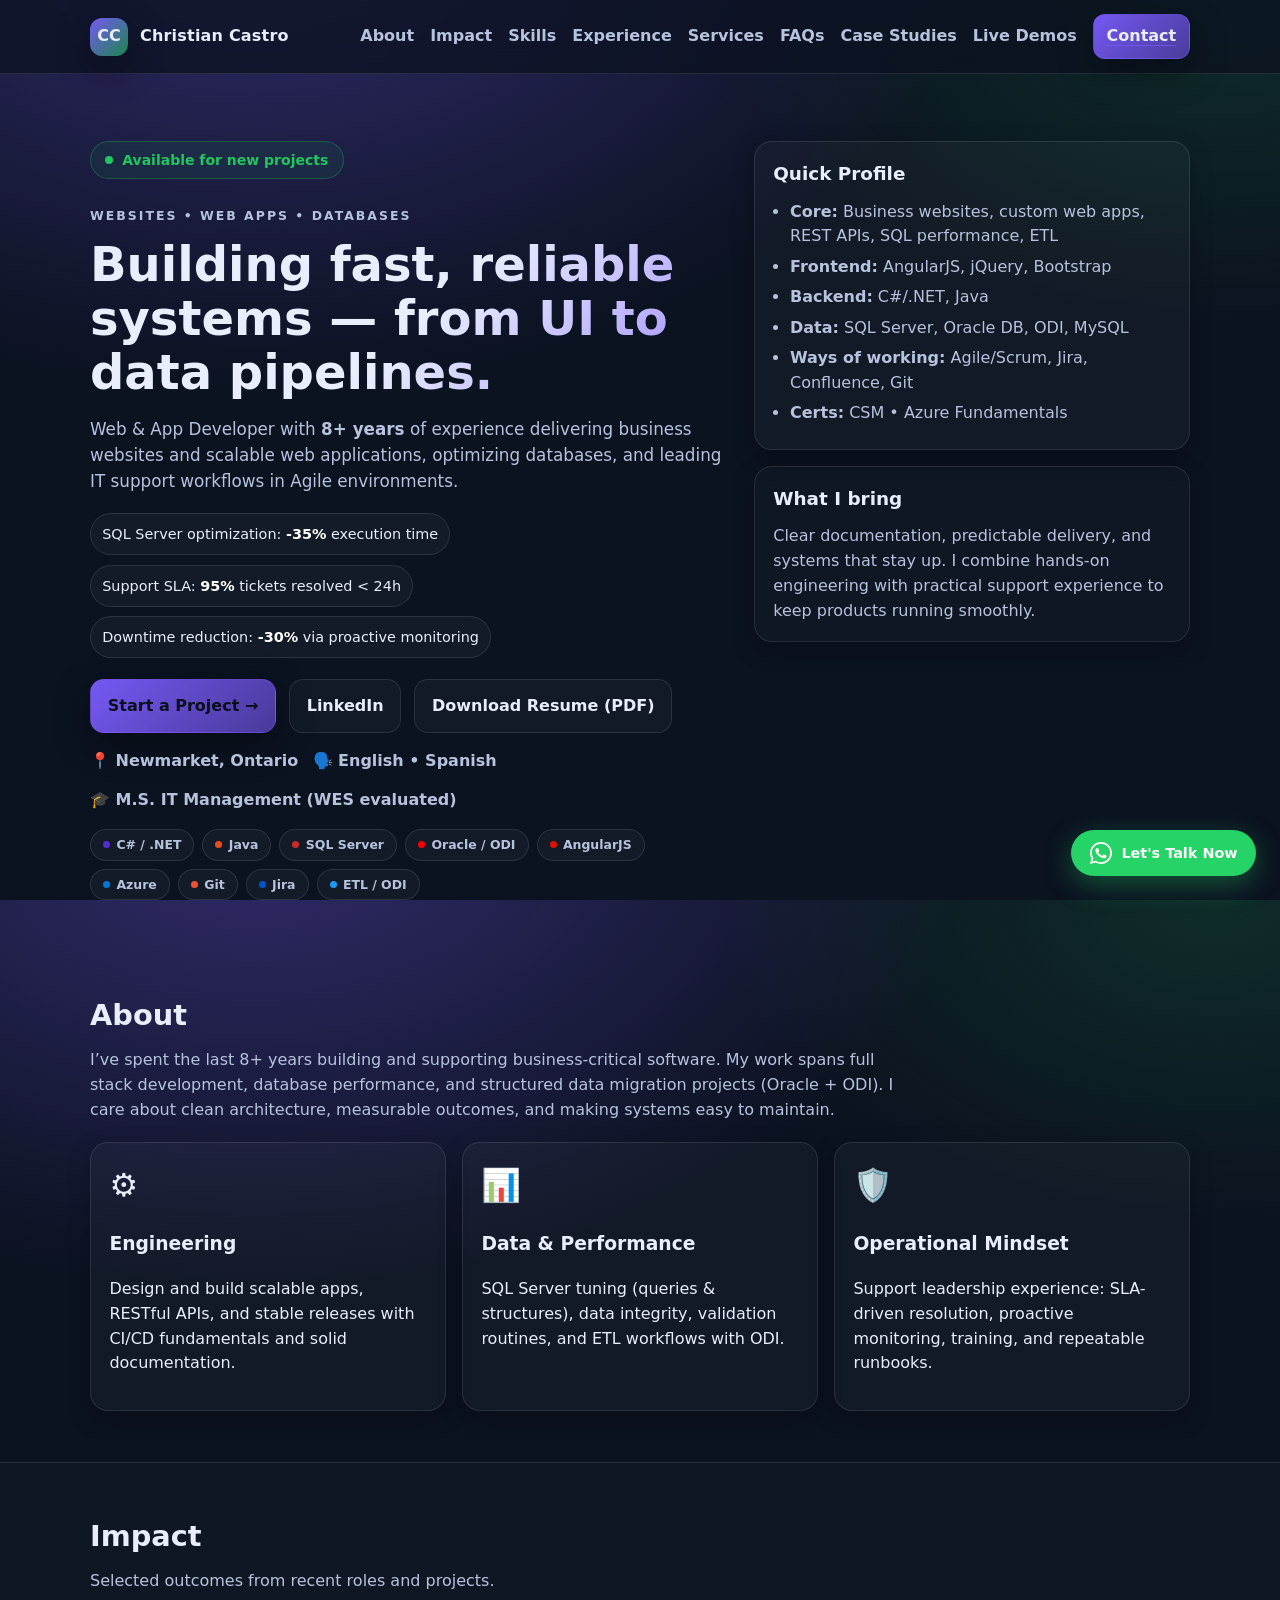
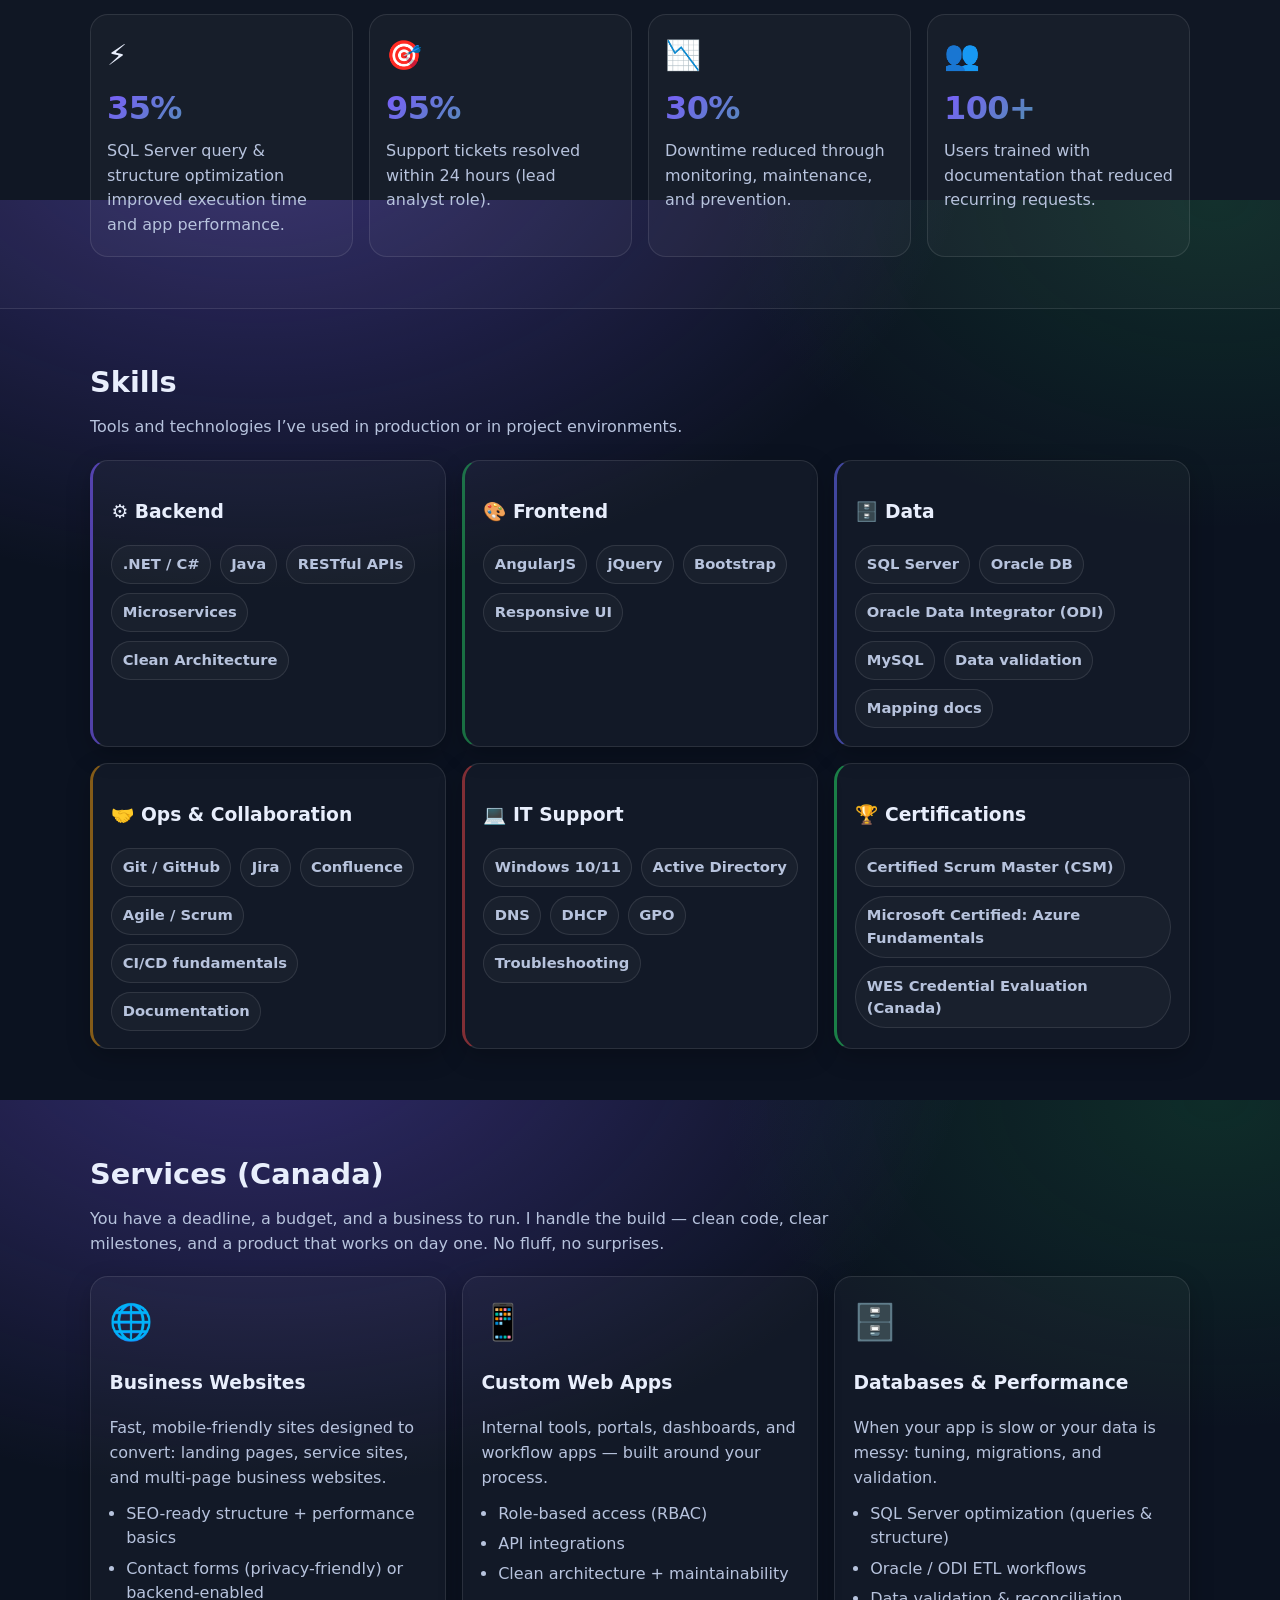
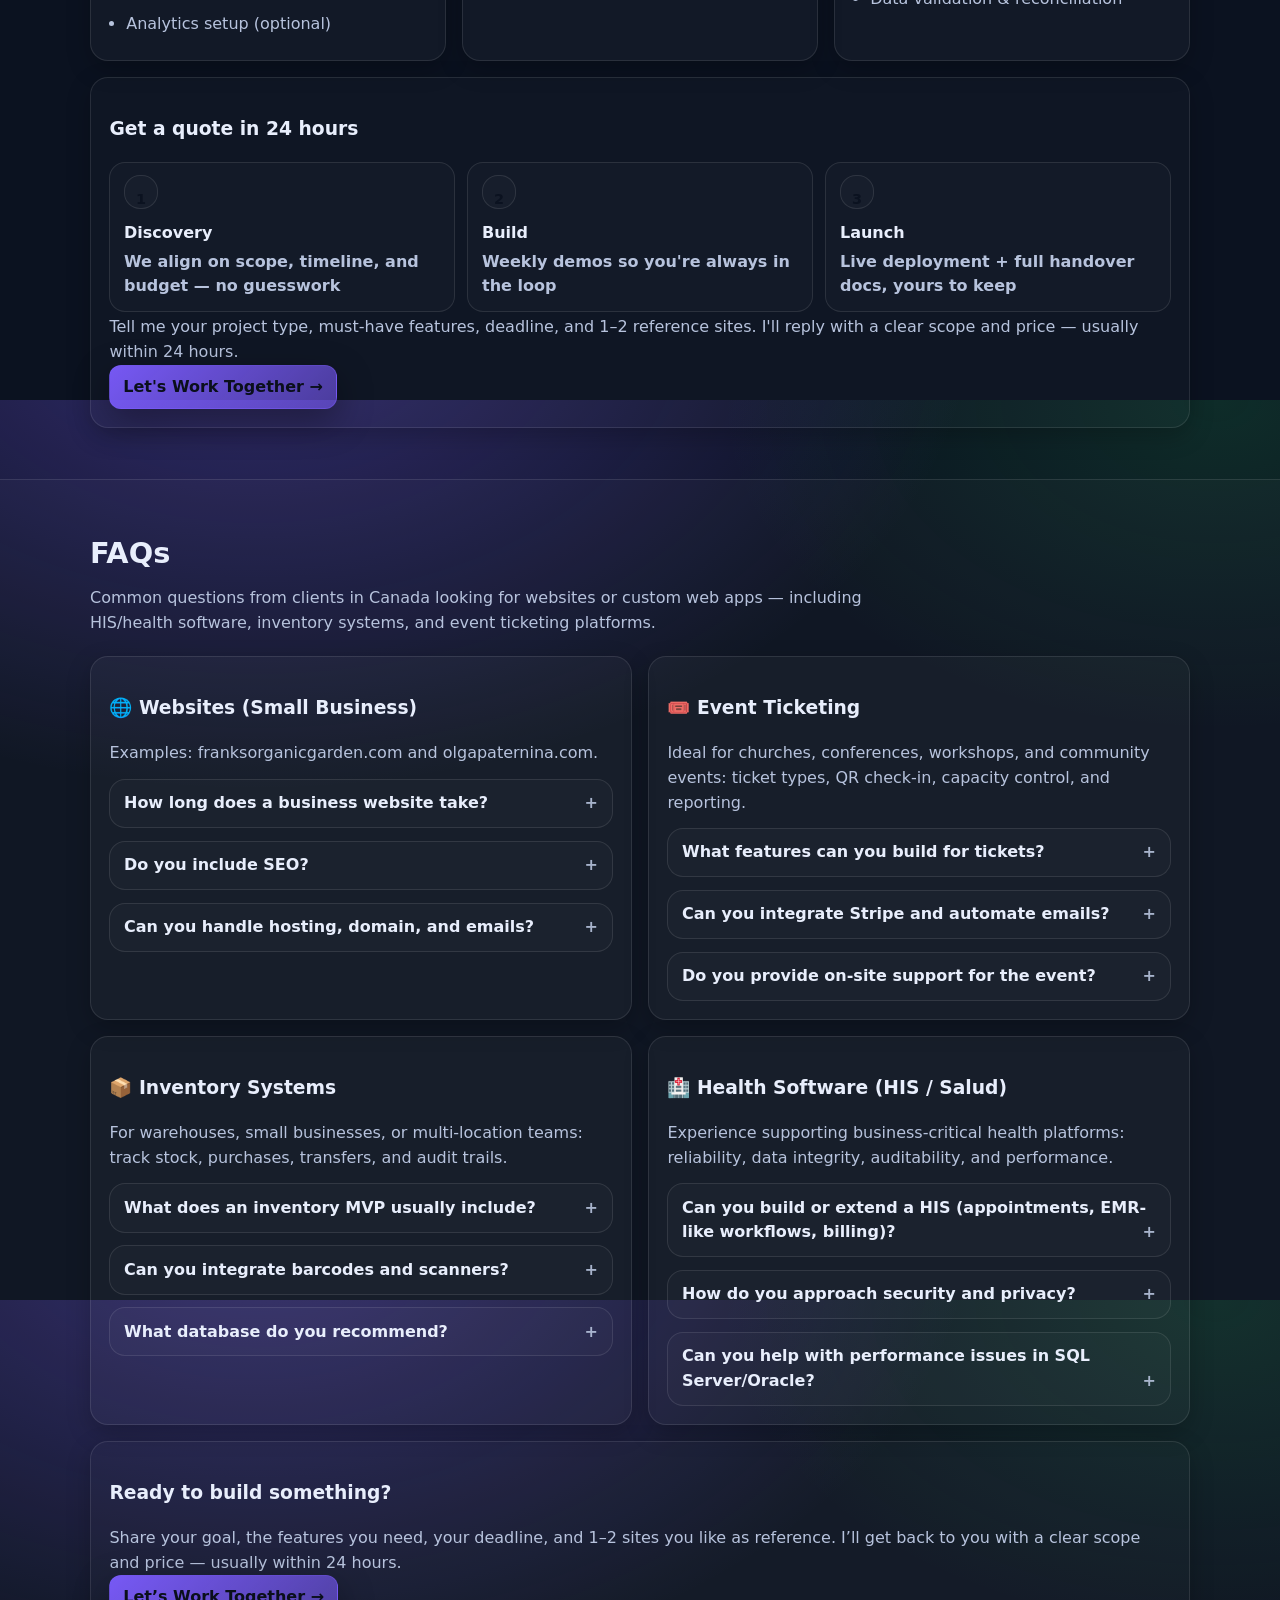
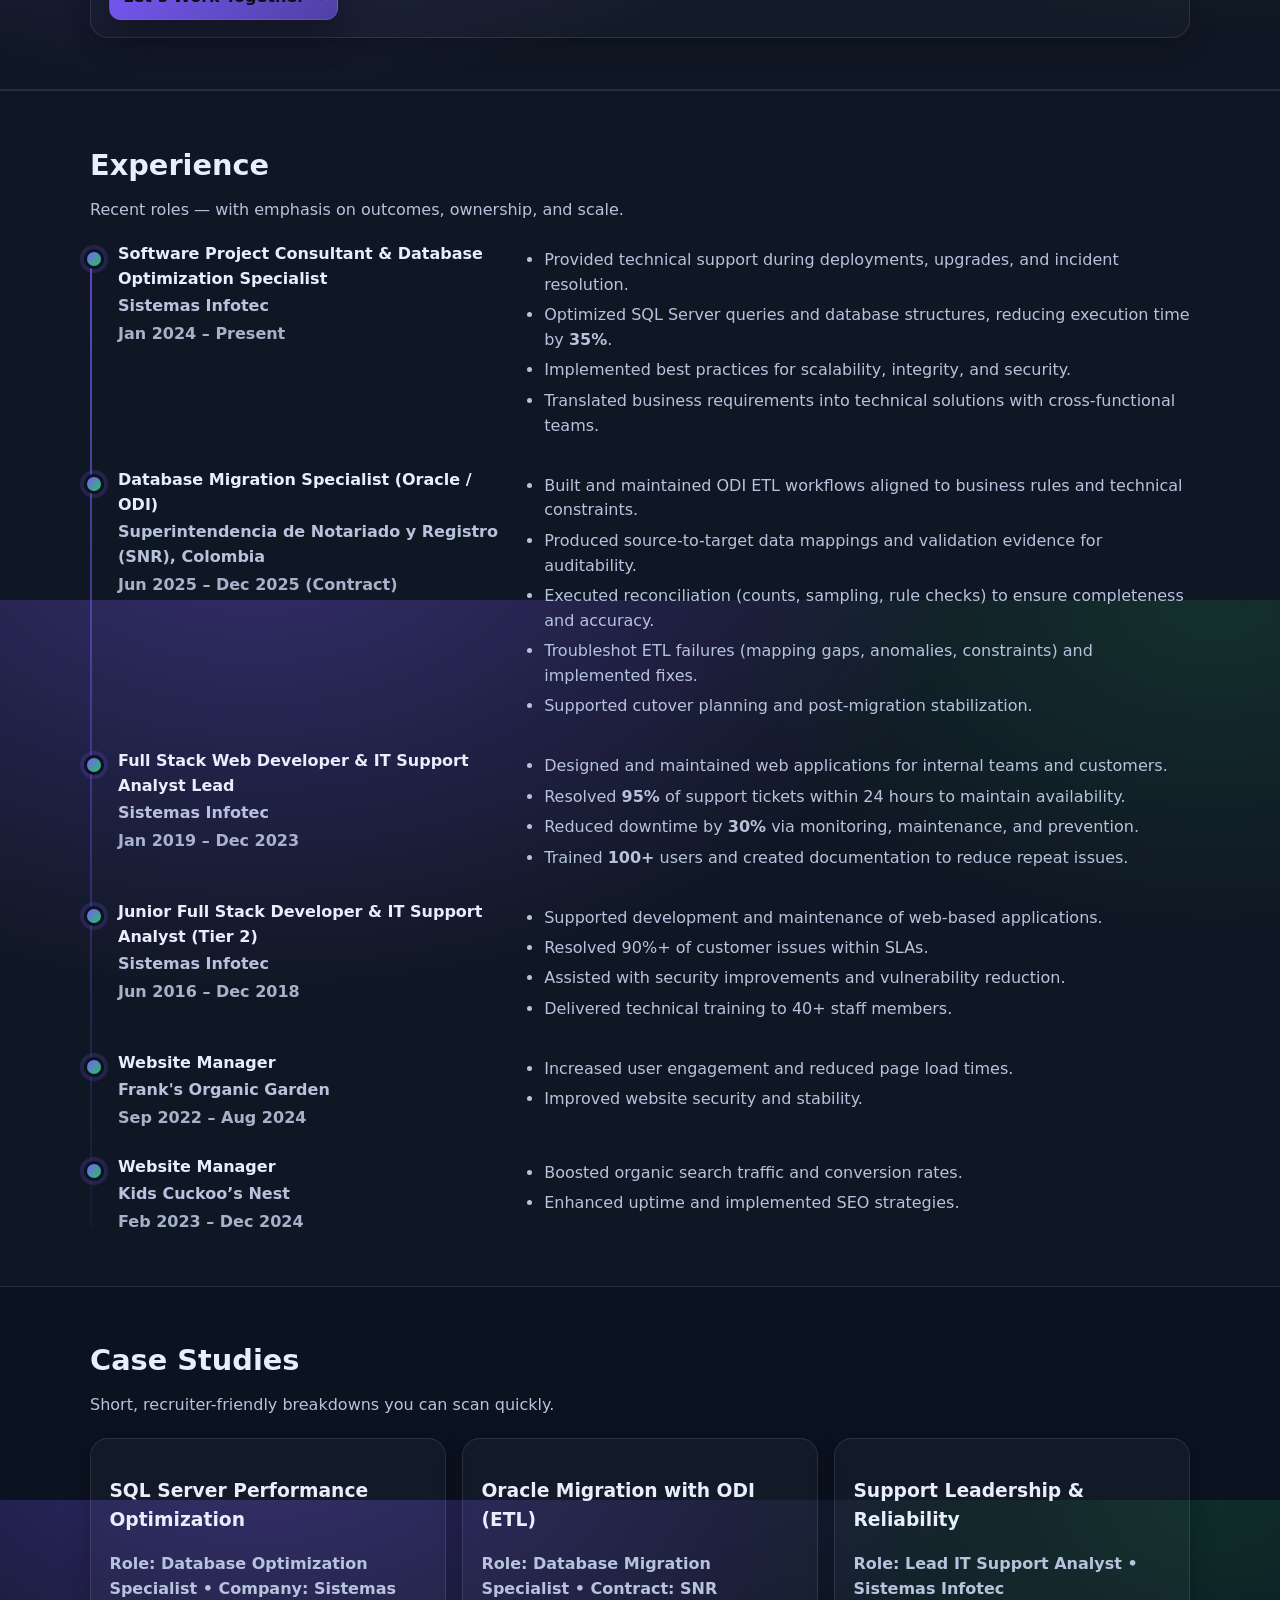
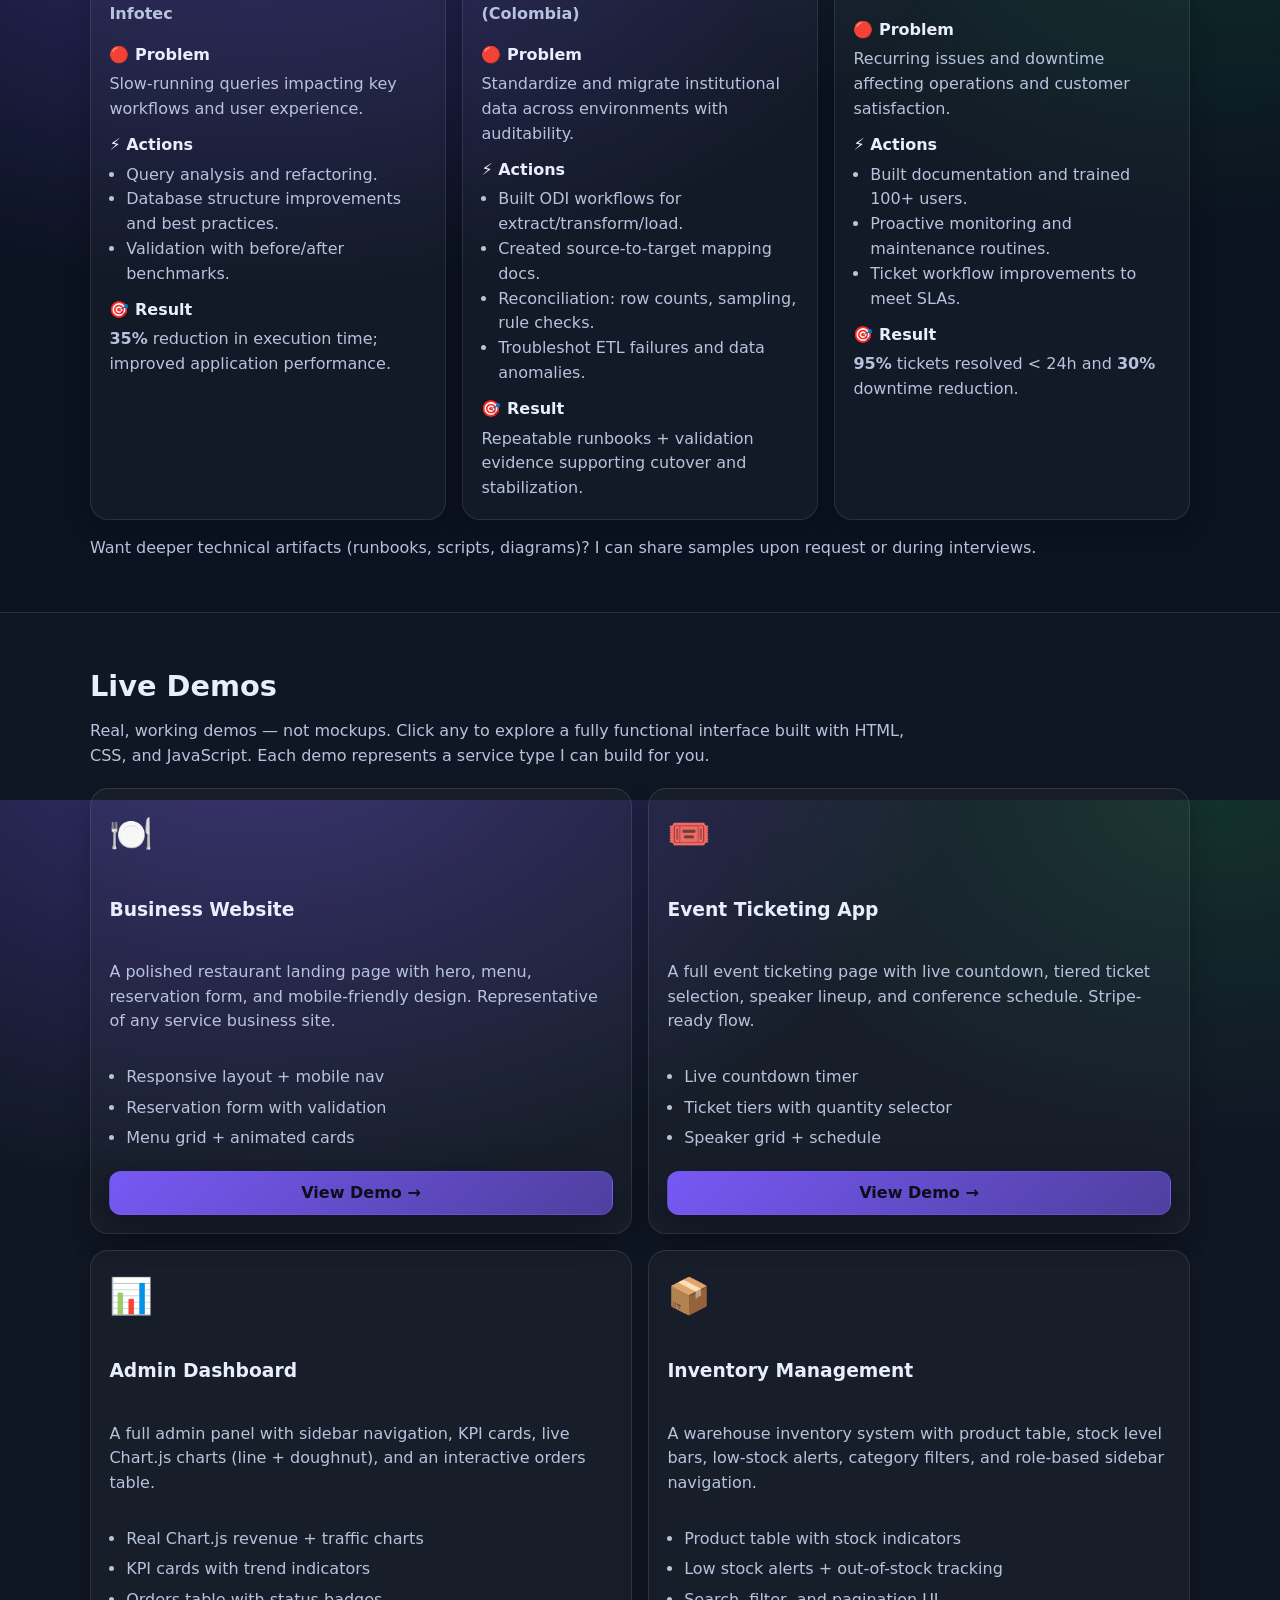
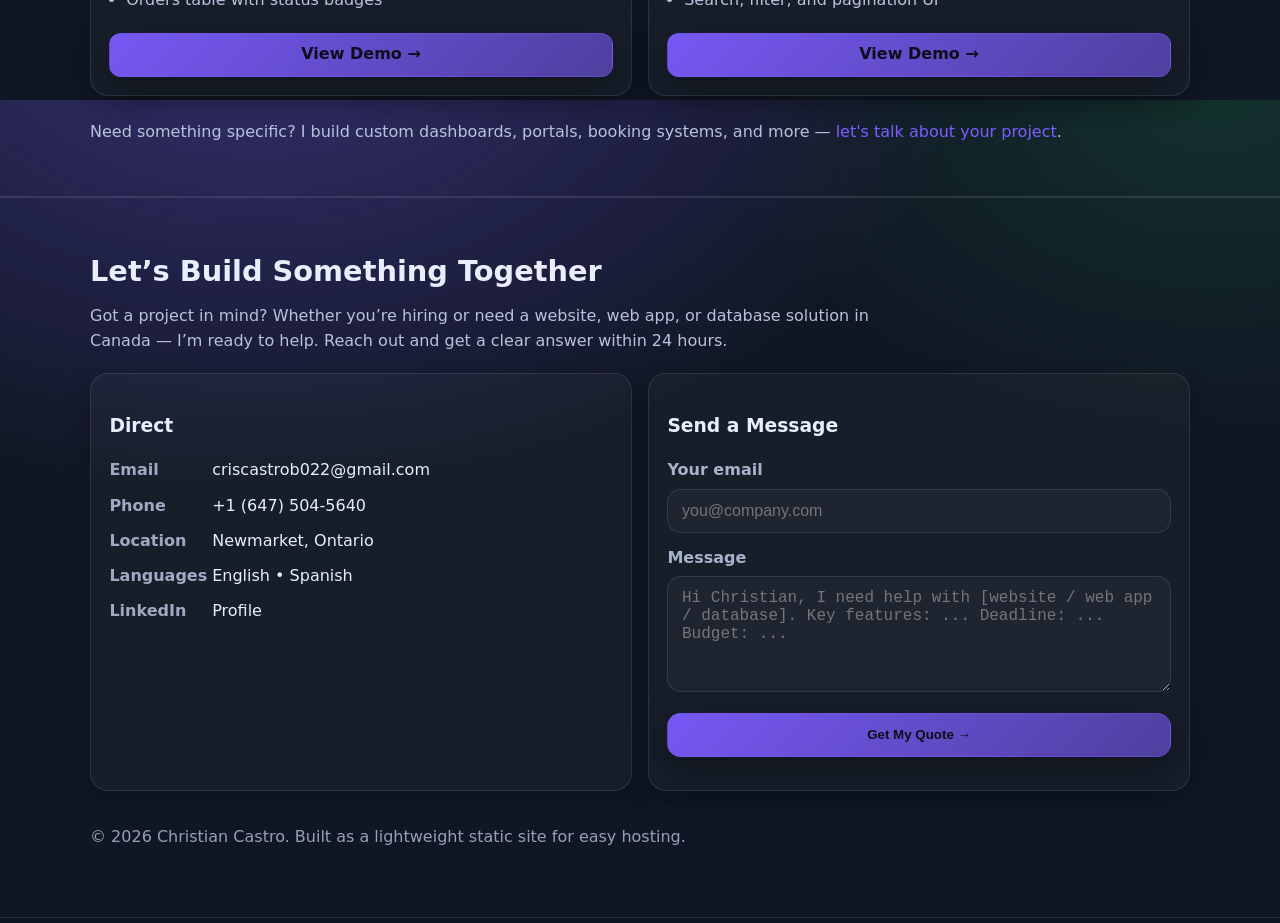
<file: index.html>
<!doctype html>
<html lang="en">
<head>
  <meta charset="utf-8" />
  <meta name="viewport" content="width=device-width, initial-scale=1" />
  <title>Christian Castro | Web & App Developer in Canada (Full Stack + Databases)</title>

  <!-- SEO -->
  <meta name="description" content="Christian Castro — Web & App Developer in Canada (Newmarket/Toronto). Full stack development, business websites, custom web apps, APIs, SQL/Oracle optimization, and ETL (ODI). Fast delivery, clean documentation, measurable performance." />
  <meta name="keywords" content="Christian Castro, web developer Canada, app developer Canada, Newmarket web developer, Toronto web developer, website development, custom web applications, full stack developer, SQL Server, Oracle, ODI, ETL, .NET, C#, Java, AngularJS, REST API, database optimization, small business websites" />
  <link rel="canonical" href="./" />

  <!-- Open Graph -->
  <meta property="og:title" content="Christian Castro | Full Stack Developer & Database Specialist" />
  <meta property="og:description" content="Web & App Developer in Canada (Newmarket/Toronto). Custom websites and web apps, APIs, SQL/Oracle optimization, ETL (ODI). Fast, reliable delivery." />
  <meta property="og:type" content="website" />
  <meta property="og:image" content="assets/og-image.png" />

  <!-- Twitter -->
  <meta name="twitter:card" content="summary_large_image" />

  <link rel="stylesheet" href="style.css" />
  <link rel="icon" href="assets/favicon.svg" type="image/svg+xml" />

  <!-- Schema.org -->
  <script type="application/ld+json">
  {
    "@context": "https://schema.org",
    "@type": "Person",
    "name": "Christian Castro",
    "jobTitle": "Full Stack Developer & Database/ETL Specialist",
    "address": {
      "@type": "PostalAddress",
      "addressLocality": "Newmarket",
      "addressRegion": "ON",
      "addressCountry": "CA"
    },
    "email": "mailto:criscastrob022@gmail.com",
    "telephone": "+1-647-504-5640",
    "sameAs": ["https://www.linkedin.com/in/christian-jose-castro-barrios-92775214b"],
    "knowsAbout": [
      "Full Stack Development", "REST APIs", ".NET", "C#", "Java", "AngularJS",
      "SQL Server", "Oracle Database", "Oracle Data Integrator (ODI)", "ETL",
      "Database Optimization", "IT Support", "Agile/Scrum", "CI/CD"
    ]
  }
  </script>
</head>

<body>
  <a class="skip" href="#main">Skip to content</a>

  <header class="site-header">
    <div class="container header-inner">
      <a class="brand" href="./" aria-label="Home">
        <span class="brand-mark" aria-hidden="true">CC</span>
        <span class="brand-text">Christian Castro</span>
      </a>

      <nav class="nav" aria-label="Primary">
        <button class="nav-toggle" aria-expanded="false" aria-controls="nav-links">
          <span class="sr-only">Toggle menu</span>
          <span class="burger" aria-hidden="true"></span>
        </button>
        <div id="nav-links" class="nav-links">
          <a href="#about">About</a>
          <a href="#impact">Impact</a>
          <a href="#skills">Skills</a>
          <a href="#experience">Experience</a>
          <a href="#services">Services</a>
          <a href="#faq">FAQs</a>
          <a href="#case-studies">Case Studies</a>
          <a href="#demos">Live Demos</a>
          <a href="#contact" class="btn btn-small">Contact</a>
        </div>
      </nav>
    </div>
  </header>

  <main id="main">
    <!-- HERO -->
    <section class="hero">
      <div class="container hero-grid">
        <div class="hero-copy">
          <div class="availability-badge">
            <span class="avail-dot" aria-hidden="true"></span>
            Available for new projects
          </div>
          <p class="eyebrow">Websites • Web Apps • Databases</p>
          <h1>Building fast, reliable systems — from UI to data pipelines.</h1>
          <p class="lead">
            Web & App Developer with <strong>8+ years</strong> of experience delivering business websites and scalable web applications,
            optimizing databases, and leading IT support workflows in Agile environments.
          </p>

          <div class="hero-badges" role="list" aria-label="Highlights">
            <span class="badge" role="listitem">SQL Server optimization: <strong>-35%</strong> execution time</span>
            <span class="badge" role="listitem">Support SLA: <strong>95%</strong> tickets resolved &lt; 24h</span>
            <span class="badge" role="listitem">Downtime reduction: <strong>-30%</strong> via proactive monitoring</span>
          </div>

          <div class="cta-row">
            <a class="btn" href="#contact">Start a Project →</a>
            <a class="btn btn-ghost" href="https://www.linkedin.com/in/christian-jose-castro-barrios-92775214b" target="_blank" rel="noopener">LinkedIn</a>
            <a class="btn btn-ghost" href="assets/Christian_Castro_Resume_2026.pdf" download>Download Resume (PDF)</a>
          </div>

          <div class="meta">
            <span>📍 Newmarket, Ontario</span>
            <span>🗣️ English • Spanish</span>
            <span>🎓 M.S. IT Management (WES evaluated)</span>
          </div>

          <div class="tech-bar">
            <span class="tech-pill"><span class="tech-dot" style="background:#512bd4"></span>C# / .NET</span>
            <span class="tech-pill"><span class="tech-dot" style="background:#e94c1a"></span>Java</span>
            <span class="tech-pill"><span class="tech-dot" style="background:#cc2927"></span>SQL Server</span>
            <span class="tech-pill"><span class="tech-dot" style="background:#f80000"></span>Oracle / ODI</span>
            <span class="tech-pill"><span class="tech-dot" style="background:#dd1100"></span>AngularJS</span>
            <span class="tech-pill"><span class="tech-dot" style="background:#0078d4"></span>Azure</span>
            <span class="tech-pill"><span class="tech-dot" style="background:#f05032"></span>Git</span>
            <span class="tech-pill"><span class="tech-dot" style="background:#0052cc"></span>Jira</span>
            <span class="tech-pill"><span class="tech-dot" style="background:#2196f3"></span>ETL / ODI</span>
          </div>
        </div>

        <div class="hero-card">
          <div class="card">
            <h2 class="card-title">Quick Profile</h2>
            <ul class="quick-list">
              <li><strong>Core:</strong> Business websites, custom web apps, REST APIs, SQL performance, ETL</li>
              <li><strong>Frontend:</strong> AngularJS, jQuery, Bootstrap</li>
              <li><strong>Backend:</strong> C#/.NET, Java</li>
              <li><strong>Data:</strong> SQL Server, Oracle DB, ODI, MySQL</li>
              <li><strong>Ways of working:</strong> Agile/Scrum, Jira, Confluence, Git</li>
              <li><strong>Certs:</strong> CSM • Azure Fundamentals</li>
            </ul>
          </div>

          <div class="card subtle">
            <h2 class="card-title">What I bring</h2>
            <p class="small">
              Clear documentation, predictable delivery, and systems that stay up.
              I combine hands-on engineering with practical support experience to keep products running smoothly.
            </p>
          </div>
        </div>
      </div>
    </section>

    <!-- ABOUT -->
    <section id="about" class="section">
      <div class="container">
        <div class="section-head">
          <h2>About</h2>
          <p>
            I’ve spent the last 8+ years building and supporting business-critical software.
            My work spans full stack development, database performance, and structured data migration projects
            (Oracle + ODI). I care about clean architecture, measurable outcomes, and making systems easy to maintain.
          </p>
        </div>

        <div class="cards-3">
          <article class="card">
            <div style="font-size:2rem;margin-bottom:.6rem">⚙️</div>
            <h3>Engineering</h3>
            <p>Design and build scalable apps, RESTful APIs, and stable releases with CI/CD fundamentals and solid documentation.</p>
          </article>
          <article class="card">
            <div style="font-size:2rem;margin-bottom:.6rem">📊</div>
            <h3>Data & Performance</h3>
            <p>SQL Server tuning (queries & structures), data integrity, validation routines, and ETL workflows with ODI.</p>
          </article>
          <article class="card">
            <div style="font-size:2rem;margin-bottom:.6rem">🛡️</div>
            <h3>Operational Mindset</h3>
            <p>Support leadership experience: SLA-driven resolution, proactive monitoring, training, and repeatable runbooks.</p>
          </article>
        </div>
      </div>
    </section>

    <!-- IMPACT -->
    <section id="impact" class="section section-alt">
      <div class="container">
        <div class="section-head">
          <h2>Impact</h2>
          <p>Selected outcomes from recent roles and projects.</p>
        </div>

        <div class="impact-grid">
          <div class="impact">
            <div class="impact-icon">⚡</div>
            <p class="impact-number">35%</p>
            <p class="impact-label">SQL Server query & structure optimization improved execution time and app performance.</p>
          </div>
          <div class="impact">
            <div class="impact-icon">🎯</div>
            <p class="impact-number">95%</p>
            <p class="impact-label">Support tickets resolved within 24 hours (lead analyst role).</p>
          </div>
          <div class="impact">
            <div class="impact-icon">📉</div>
            <p class="impact-number">30%</p>
            <p class="impact-label">Downtime reduced through monitoring, maintenance, and prevention.</p>
          </div>
          <div class="impact">
            <div class="impact-icon">👥</div>
            <p class="impact-number">100+</p>
            <p class="impact-label">Users trained with documentation that reduced recurring requests.</p>
          </div>
        </div>
      </div>
    </section>

    <!-- SKILLS -->
    <section id="skills" class="section">
      <div class="container">
        <div class="section-head">
          <h2>Skills</h2>
          <p>Tools and technologies I’ve used in production or in project environments.</p>
        </div>

        <div class="skill-groups">
          <div class="card" style="border-left:3px solid rgba(124,92,255,.6)">
            <h3>⚙️ Backend</h3>
            <ul class="tags">
              <li>.NET / C#</li><li>Java</li><li>RESTful APIs</li><li>Microservices</li><li>Clean Architecture</li>
            </ul>
          </div>

          <div class="card" style="border-left:3px solid rgba(34,197,94,.5)">
            <h3>🎨 Frontend</h3>
            <ul class="tags">
              <li>AngularJS</li><li>jQuery</li><li>Bootstrap</li><li>Responsive UI</li>
            </ul>
          </div>

          <div class="card" style="border-left:3px solid rgba(99,102,241,.6)">
            <h3>🗄️ Data</h3>
            <ul class="tags">
              <li>SQL Server</li><li>Oracle DB</li><li>Oracle Data Integrator (ODI)</li><li>MySQL</li><li>Data validation</li><li>Mapping docs</li>
            </ul>
          </div>

          <div class="card" style="border-left:3px solid rgba(245,158,11,.5)">
            <h3>🤝 Ops & Collaboration</h3>
            <ul class="tags">
              <li>Git / GitHub</li><li>Jira</li><li>Confluence</li><li>Agile / Scrum</li><li>CI/CD fundamentals</li><li>Documentation</li>
            </ul>
          </div>

          <div class="card" style="border-left:3px solid rgba(239,68,68,.5)">
            <h3>💻 IT Support</h3>
            <ul class="tags">
              <li>Windows 10/11</li><li>Active Directory</li><li>DNS</li><li>DHCP</li><li>GPO</li><li>Troubleshooting</li>
            </ul>
          </div>

          <div class="card" style="border-left:3px solid rgba(34,197,94,.6)">
            <h3>🏆 Certifications</h3>
            <ul class="tags">
              <li>Certified Scrum Master (CSM)</li>
              <li>Microsoft Certified: Azure Fundamentals</li>
              <li>WES Credential Evaluation (Canada)</li>
            </ul>
          </div>
        </div>
      </div>
    </section>


    <!-- SERVICES -->
    <section id="services" class="section">
      <div class="container">
        <div class="section-head">
          <h2>Services (Canada)</h2>
          <p>
            You have a deadline, a budget, and a business to run. I handle the build —
            clean code, clear milestones, and a product that works on day one.
            No fluff, no surprises.
          </p>
        </div>

        <div class="cards-3">
          <article class="card">
            <div style="font-size:2.2rem;margin-bottom:.6rem">🌐</div>
            <h3>Business Websites</h3>
            <p class="small">
              Fast, mobile-friendly sites designed to convert: landing pages, service sites, and multi-page business websites.
            </p>
            <ul class="bullets">
              <li>SEO-ready structure + performance basics</li>
              <li>Contact forms (privacy-friendly) or backend-enabled</li>
              <li>Analytics setup (optional)</li>
            </ul>
          </article>

          <article class="card">
            <div style="font-size:2.2rem;margin-bottom:.6rem">📱</div>
            <h3>Custom Web Apps</h3>
            <p class="small">
              Internal tools, portals, dashboards, and workflow apps — built around your process.
            </p>
            <ul class="bullets">
              <li>Role-based access (RBAC)</li>
              <li>API integrations</li>
              <li>Clean architecture + maintainability</li>
            </ul>
          </article>

          <article class="card">
            <div style="font-size:2.2rem;margin-bottom:.6rem">🗄️</div>
            <h3>Databases & Performance</h3>
            <p class="small">
              When your app is slow or your data is messy: tuning, migrations, and validation.
            </p>
            <ul class="bullets">
              <li>SQL Server optimization (queries & structure)</li>
              <li>Oracle / ODI ETL workflows</li>
              <li>Data validation & reconciliation</li>
            </ul>
          </article>
        </div>

        <div class="card subtle service-cta">
          <h3>Get a quote in 24 hours</h3>
          <div class="service-steps">
            <div><div class="step-num">1</div><strong>Discovery</strong><span>We align on scope, timeline, and budget — no guesswork</span></div>
            <div><div class="step-num">2</div><strong>Build</strong><span>Weekly demos so you're always in the loop</span></div>
            <div><div class="step-num">3</div><strong>Launch</strong><span>Live deployment + full handover docs, yours to keep</span></div>
          </div>
          <p class="small">
            Tell me your project type, must-have features, deadline, and 1–2 reference sites.
            I'll reply with a clear scope and price — usually within 24 hours.
          </p>
          <a class="btn btn-small" href="#contact">Let's Work Together →</a>
        </div>
      </div>
    </section>


    <!-- FAQ -->
    <section id="faq" class="section section-alt">
      <div class="container">
        <div class="section-head">
          <h2>FAQs</h2>
          <p>
            Common questions from clients in Canada looking for websites or custom web apps — including HIS/health software,
            inventory systems, and event ticketing platforms.
          </p>
        </div>

        <div class="faq-grid">
          <article class="card">
            <h3>🌐 Websites (Small Business)</h3>
            <p class="small">
              Examples: <a href="https://franksorganicgarden.com" target="_blank" rel="noopener">franksorganicgarden.com</a> and
              <a href="https://olgapaternina.com" target="_blank" rel="noopener">olgapaternina.com</a>.
            </p>

            <details class="faq">
              <summary>How long does a business website take?</summary>
              <div class="faq-body">
                Typical timelines:
                <ul class="bullets">
                  <li><strong>Landing page:</strong> 3–7 days</li>
                  <li><strong>5–8 pages:</strong> 2–3 weeks</li>
                  <li><strong>Website + blog + forms:</strong> 3–5 weeks</li>
                </ul>
                It depends on content readiness (text, photos, services list) and approvals.
              </div>
            </details>

            <details class="faq">
              <summary>Do you include SEO?</summary>
              <div class="faq-body">
                Yes — I include SEO fundamentals: clean structure, fast load basics, metadata, friendly URLs,
                mobile responsiveness, and Google Search Console setup. For competitive keywords, we can add a monthly SEO plan.
              </div>
            </details>

            <details class="faq">
              <summary>Can you handle hosting, domain, and emails?</summary>
              <div class="faq-body">
                Yes. I can set up hosting, DNS, SSL, and business email (Microsoft 365 or Google Workspace),
                or work with your existing provider.
              </div>
            </details>
          </article>

          <article class="card">
            <h3>🎟️ Event Ticketing</h3>
            <p class="small">
              Ideal for churches, conferences, workshops, and community events: ticket types, QR check-in, capacity control, and reporting.
            </p>

            <details class="faq">
              <summary>What features can you build for tickets?</summary>
              <div class="faq-body">
                Common features include:
                <ul class="bullets">
                  <li>Multiple ticket types (free/paid), promo codes</li>
                  <li>Stripe payments, refunds, email confirmations</li>
                  <li>QR codes + check-in dashboard (mobile friendly)</li>
                  <li>Seat/capacity limits, attendee exports (CSV)</li>
                  <li>Admin panel for events, discounts, and staff roles</li>
                </ul>
              </div>
            </details>

            <details class="faq">
              <summary>Can you integrate Stripe and automate emails?</summary>
              <div class="faq-body">
                Yes. Stripe integration + webhook automation (confirmation emails, receipts, status updates).
                If you use Mailchimp or Brevo, I can connect it as well.
              </div>
            </details>

            <details class="faq">
              <summary>Do you provide on-site support for the event?</summary>
              <div class="faq-body">
                Remote support is standard. On-site support can be arranged (based on location/date) for large events.
              </div>
            </details>
          </article>

          <article class="card">
            <h3>📦 Inventory Systems</h3>
            <p class="small">
              For warehouses, small businesses, or multi-location teams: track stock, purchases, transfers, and audit trails.
            </p>

            <details class="faq">
              <summary>What does an inventory MVP usually include?</summary>
              <div class="faq-body">
                A solid MVP typically includes:
                <ul class="bullets">
                  <li>Products, categories, suppliers</li>
                  <li>Stock in/out, adjustments, low-stock alerts</li>
                  <li>Locations (bins/warehouses), transfers</li>
                  <li>Role-based access + activity logs</li>
                  <li>Reports: stock valuation, movement, discrepancies</li>
                </ul>
              </div>
            </details>

            <details class="faq">
              <summary>Can you integrate barcodes and scanners?</summary>
              <div class="faq-body">
                Yes — barcode support can be done via web (camera scanning) or with standard USB/Bluetooth scanners
                that behave like keyboard input. We’ll choose the approach based on your workflow.
              </div>
            </details>

            <details class="faq">
              <summary>What database do you recommend?</summary>
              <div class="faq-body">
                For most clients: PostgreSQL or SQL Server. If you already run Oracle, we can integrate with it.
                The choice depends on your existing systems, reporting needs, and budget.
              </div>
            </details>
          </article>

          <article class="card">
            <h3>🏥 Health Software (HIS / Salud)</h3>
            <p class="small">
              Experience supporting business-critical health platforms: reliability, data integrity, auditability, and performance.
            </p>

            <details class="faq">
              <summary>Can you build or extend a HIS (appointments, EMR-like workflows, billing)?</summary>
              <div class="faq-body">
                Yes. Typical modules include scheduling, patient registry, clinical notes workflows, billing integrations, reporting,
                and interoperability endpoints. Scope depends on compliance requirements and the target audience (clinic vs. enterprise).
              </div>
            </details>

            <details class="faq">
              <summary>How do you approach security and privacy?</summary>
              <div class="faq-body">
                I follow practical security-by-design: least privilege (RBAC), audit trails, encryption in transit (HTTPS),
                secure secrets management, backups, and logging. For regulated environments, we align to your compliance obligations.
              </div>
            </details>

            <details class="faq">
              <summary>Can you help with performance issues in SQL Server/Oracle?</summary>
              <div class="faq-body">
                Yes — I do query profiling, indexing strategy, execution plan analysis, and database structure improvements.
                I’ve delivered measurable performance gains (e.g., significant reductions in query execution time) through optimization.
              </div>
            </details>
          </article>
        </div>

        <div class="card subtle faq-cta">
          <h3>Ready to build something?</h3>
          <p class="small">
            Share your goal, the features you need, your deadline, and 1–2 sites you like as reference.
            I’ll get back to you with a clear scope and price — usually within 24 hours.
          </p>
          <a class="btn btn-small" href="#contact">Let’s Work Together →</a>
        </div>
      </div>
    </section>

    <!-- EXPERIENCE -->
    <section id="experience" class="section section-alt">
      <div class="container">
        <div class="section-head">
          <h2>Experience</h2>
          <p>Recent roles — with emphasis on outcomes, ownership, and scale.</p>
        </div>

        <div class="timeline">
          <article class="timeline-item">
            <div class="timeline-meta">
              <p class="role">Software Project Consultant & Database Optimization Specialist</p>
              <p class="org">Sistemas Infotec</p>
              <p class="dates">Jan 2024 – Present</p>
            </div>
            <div class="timeline-body">
              <ul>
                <li>Provided technical support during deployments, upgrades, and incident resolution.</li>
                <li>Optimized SQL Server queries and database structures, reducing execution time by <strong>35%</strong>.</li>
                <li>Implemented best practices for scalability, integrity, and security.</li>
                <li>Translated business requirements into technical solutions with cross-functional teams.</li>
              </ul>
            </div>
          </article>

          <article class="timeline-item">
            <div class="timeline-meta">
              <p class="role">Database Migration Specialist (Oracle / ODI)</p>
              <p class="org">Superintendencia de Notariado y Registro (SNR), Colombia</p>
              <p class="dates">Jun 2025 – Dec 2025 (Contract)</p>
            </div>
            <div class="timeline-body">
              <ul>
                <li>Built and maintained ODI ETL workflows aligned to business rules and technical constraints.</li>
                <li>Produced source-to-target data mappings and validation evidence for auditability.</li>
                <li>Executed reconciliation (counts, sampling, rule checks) to ensure completeness and accuracy.</li>
                <li>Troubleshot ETL failures (mapping gaps, anomalies, constraints) and implemented fixes.</li>
                <li>Supported cutover planning and post-migration stabilization.</li>
              </ul>
            </div>
          </article>

          <article class="timeline-item">
            <div class="timeline-meta">
              <p class="role">Full Stack Web Developer & IT Support Analyst Lead</p>
              <p class="org">Sistemas Infotec</p>
              <p class="dates">Jan 2019 – Dec 2023</p>
            </div>
            <div class="timeline-body">
              <ul>
                <li>Designed and maintained web applications for internal teams and customers.</li>
                <li>Resolved <strong>95%</strong> of support tickets within 24 hours to maintain availability.</li>
                <li>Reduced downtime by <strong>30%</strong> via monitoring, maintenance, and prevention.</li>
                <li>Trained <strong>100+</strong> users and created documentation to reduce repeat issues.</li>
              </ul>
            </div>
          </article>

          <article class="timeline-item">
            <div class="timeline-meta">
              <p class="role">Junior Full Stack Developer & IT Support Analyst (Tier 2)</p>
              <p class="org">Sistemas Infotec</p>
              <p class="dates">Jun 2016 – Dec 2018</p>
            </div>
            <div class="timeline-body">
              <ul>
                <li>Supported development and maintenance of web-based applications.</li>
                <li>Resolved 90%+ of customer issues within SLAs.</li>
                <li>Assisted with security improvements and vulnerability reduction.</li>
                <li>Delivered technical training to 40+ staff members.</li>
              </ul>
            </div>
          </article>

          <article class="timeline-item">
            <div class="timeline-meta">
              <p class="role">Website Manager</p>
              <p class="org">Frank's Organic Garden</p>
              <p class="dates">Sep 2022 – Aug 2024</p>
            </div>
            <div class="timeline-body">
              <ul>
                <li>Increased user engagement and reduced page load times.</li>
                <li>Improved website security and stability.</li>
              </ul>
            </div>
          </article>

          <article class="timeline-item">
            <div class="timeline-meta">
              <p class="role">Website Manager</p>
              <p class="org">Kids Cuckoo’s Nest</p>
              <p class="dates">Feb 2023 – Dec 2024</p>
            </div>
            <div class="timeline-body">
              <ul>
                <li>Boosted organic search traffic and conversion rates.</li>
                <li>Enhanced uptime and implemented SEO strategies.</li>
              </ul>
            </div>
          </article>
        </div>
      </div>
    </section>

    <!-- CASE STUDIES -->
    <section id="case-studies" class="section">
      <div class="container">
        <div class="section-head">
          <h2>Case Studies</h2>
          <p>Short, recruiter-friendly breakdowns you can scan quickly.</p>
        </div>

        <div class="cards-3">
          <article class="card case">
            <h3>SQL Server Performance Optimization</h3>
            <p class="case-sub">Role: Database Optimization Specialist • Company: Sistemas Infotec</p>
            <div class="case-grid">
              <div>
                <h4>🔴 Problem</h4>
                <p>Slow-running queries impacting key workflows and user experience.</p>
              </div>
              <div>
                <h4>⚡ Actions</h4>
                <ul>
                  <li>Query analysis and refactoring.</li>
                  <li>Database structure improvements and best practices.</li>
                  <li>Validation with before/after benchmarks.</li>
                </ul>
              </div>
              <div>
                <h4>🎯 Result</h4>
                <p><strong>35%</strong> reduction in execution time; improved application performance.</p>
              </div>
            </div>
          </article>

          <article class="card case">
            <h3>Oracle Migration with ODI (ETL)</h3>
            <p class="case-sub">Role: Database Migration Specialist • Contract: SNR (Colombia)</p>
            <div class="case-grid">
              <div>
                <h4>🔴 Problem</h4>
                <p>Standardize and migrate institutional data across environments with auditability.</p>
              </div>
              <div>
                <h4>⚡ Actions</h4>
                <ul>
                  <li>Built ODI workflows for extract/transform/load.</li>
                  <li>Created source-to-target mapping docs.</li>
                  <li>Reconciliation: row counts, sampling, rule checks.</li>
                  <li>Troubleshot ETL failures and data anomalies.</li>
                </ul>
              </div>
              <div>
                <h4>🎯 Result</h4>
                <p>Repeatable runbooks + validation evidence supporting cutover and stabilization.</p>
              </div>
            </div>
          </article>

          <article class="card case">
            <h3>Support Leadership & Reliability</h3>
            <p class="case-sub">Role: Lead IT Support Analyst • Sistemas Infotec</p>
            <div class="case-grid">
              <div>
                <h4>🔴 Problem</h4>
                <p>Recurring issues and downtime affecting operations and customer satisfaction.</p>
              </div>
              <div>
                <h4>⚡ Actions</h4>
                <ul>
                  <li>Built documentation and trained 100+ users.</li>
                  <li>Proactive monitoring and maintenance routines.</li>
                  <li>Ticket workflow improvements to meet SLAs.</li>
                </ul>
              </div>
              <div>
                <h4>🎯 Result</h4>
                <p><strong>95%</strong> tickets resolved &lt; 24h and <strong>30%</strong> downtime reduction.</p>
              </div>
            </div>
          </article>
        </div>

        <p class="note">
          Want deeper technical artifacts (runbooks, scripts, diagrams)? I can share samples upon request or during interviews.
        </p>
      </div>
    </section>

    <!-- LIVE DEMOS -->
    <section id="demos" class="section section-alt">
      <div class="container">
        <div class="section-head">
          <h2>Live Demos</h2>
          <p>
            Real, working demos — not mockups. Click any to explore a fully functional interface
            built with HTML, CSS, and JavaScript. Each demo represents a service type I can build for you.
          </p>
        </div>

        <div class="cards-3" style="grid-template-columns: repeat(2,1fr)">
          <article class="card" style="display:flex;flex-direction:column;gap:.9rem">
            <div style="font-size:2.2rem">🍽️</div>
            <h3>Business Website</h3>
            <p class="small">A polished restaurant landing page with hero, menu, reservation form, and mobile-friendly design. Representative of any service business site.</p>
            <ul class="bullets">
              <li>Responsive layout + mobile nav</li>
              <li>Reservation form with validation</li>
              <li>Menu grid + animated cards</li>
            </ul>
            <a class="btn btn-small" href="demos/business-landing.html" target="_blank" rel="noopener" style="margin-top:auto">View Demo →</a>
          </article>

          <article class="card" style="display:flex;flex-direction:column;gap:.9rem">
            <div style="font-size:2.2rem">🎟️</div>
            <h3>Event Ticketing App</h3>
            <p class="small">A full event ticketing page with live countdown, tiered ticket selection, speaker lineup, and conference schedule. Stripe-ready flow.</p>
            <ul class="bullets">
              <li>Live countdown timer</li>
              <li>Ticket tiers with quantity selector</li>
              <li>Speaker grid + schedule</li>
            </ul>
            <a class="btn btn-small" href="demos/event-ticketing.html" target="_blank" rel="noopener" style="margin-top:auto">View Demo →</a>
          </article>

          <article class="card" style="display:flex;flex-direction:column;gap:.9rem">
            <div style="font-size:2.2rem">📊</div>
            <h3>Admin Dashboard</h3>
            <p class="small">A full admin panel with sidebar navigation, KPI cards, live Chart.js charts (line + doughnut), and an interactive orders table.</p>
            <ul class="bullets">
              <li>Real Chart.js revenue + traffic charts</li>
              <li>KPI cards with trend indicators</li>
              <li>Orders table with status badges</li>
            </ul>
            <a class="btn btn-small" href="demos/admin-dashboard.html" target="_blank" rel="noopener" style="margin-top:auto">View Demo →</a>
          </article>

          <article class="card" style="display:flex;flex-direction:column;gap:.9rem">
            <div style="font-size:2.2rem">📦</div>
            <h3>Inventory Management</h3>
            <p class="small">A warehouse inventory system with product table, stock level bars, low-stock alerts, category filters, and role-based sidebar navigation.</p>
            <ul class="bullets">
              <li>Product table with stock indicators</li>
              <li>Low stock alerts + out-of-stock tracking</li>
              <li>Search, filter, and pagination UI</li>
            </ul>
            <a class="btn btn-small" href="demos/inventory.html" target="_blank" rel="noopener" style="margin-top:auto">View Demo →</a>
          </article>
        </div>

        <p class="note" style="margin-top:1.5rem">
          Need something specific? I build custom dashboards, portals, booking systems, and more — <a href="#contact" style="color:var(--accent)">let's talk about your project</a>.
        </p>
      </div>
    </section>

    <!-- CONTACT -->
    <section id="contact" class="section section-alt">
      <div class="container">
        <div class="section-head">
          <h2>Let’s Build Something Together</h2>
          <p>
            Got a project in mind? Whether you’re hiring or need a website, web app, or database solution in Canada —
            I’m ready to help. Reach out and get a clear answer within 24 hours.
          </p>
        </div>

        <div class="contact-grid">
          <div class="card">
            <h3>Direct</h3>
            <ul class="contact-list">
              <li><span>Email</span><a href="mailto:criscastrob022@gmail.com">criscastrob022@gmail.com</a></li>
              <li><span>Phone</span><a href="tel:+16475045640">+1 (647) 504-5640</a></li>
              <li><span>Location</span><span>Newmarket, Ontario</span></li>
              <li><span>Languages</span><span>English • Spanish</span></li>
              <li><span>LinkedIn</span><a href="https://www.linkedin.com/in/christian-jose-castro-barrios-92775214b" target="_blank" rel="noopener">Profile</a></li>
            </ul>
          </div>

          <div class="card">
            <h3>Send a Message</h3>
            <form class="form" id="contactForm" name="contact" netlify data-netlify="true">
              <input type="hidden" name="form-name" value="contact" />
              <label>
                <span>Your email</span>
                <input name="email" type="email" placeholder="you@company.com" required />
              </label>
              <label>
                <span>Message</span>
                <textarea name="message" rows="5" placeholder="Hi Christian, I need help with [website / web app / database]. Key features: ... Deadline: ... Budget: ..." required></textarea>
              </label>
              <button class="btn" type="submit" id="formBtn">Get My Quote →</button>
              <p class="small subtle-text" id="formHint"></p>
            </form>
          </div>
        </div>

        <footer class="footer">
          <p>© <span id="year"></span> Christian Castro. Built as a lightweight static site for easy hosting.</p>
        </footer>
      </div>
    </section>
  </main>

  <!-- Back to top -->
  <button id="backToTop" class="back-to-top" aria-label="Back to top">
    <svg xmlns="http://www.w3.org/2000/svg" width="18" height="18" viewBox="0 0 24 24" fill="none" stroke="currentColor" stroke-width="2.5" stroke-linecap="round" stroke-linejoin="round" aria-hidden="true"><polyline points="18 15 12 9 6 15"/></svg>
  </button>

  <!-- WhatsApp floating button -->
  <a class="whatsapp-btn" href="https://wa.me/16475045640?text=Hi%20Christian!%20I%20saw%20your%20portfolio%20and%20I%27d%20like%20to%20discuss%20a%20project." target="_blank" rel="noopener" aria-label="Chat on WhatsApp">
    <svg xmlns="http://www.w3.org/2000/svg" width="22" height="22" viewBox="0 0 32 32" fill="currentColor" aria-hidden="true"><path d="M16 0C7.163 0 0 7.163 0 16c0 2.833.738 5.494 2.028 7.808L0 32l8.388-2.002A15.93 15.93 0 0016 32c8.837 0 16-7.163 16-16S24.837 0 16 0zm0 29.333a13.27 13.27 0 01-6.771-1.851l-.486-.289-5.028 1.199 1.228-4.894-.317-.502A13.252 13.252 0 012.667 16C2.667 8.636 8.636 2.667 16 2.667S29.333 8.636 29.333 16 23.364 29.333 16 29.333zm7.27-9.938c-.397-.199-2.35-1.159-2.714-1.291-.363-.133-.629-.199-.894.199-.266.397-1.026 1.291-1.257 1.557-.232.265-.464.299-.861.1-.397-.2-1.676-.617-3.192-1.97-1.18-1.052-1.977-2.35-2.208-2.748-.231-.397-.025-.612.174-.81.178-.177.397-.464.596-.695.199-.231.265-.397.397-.662.133-.265.066-.496-.033-.695-.1-.199-.894-2.151-1.225-2.947-.322-.773-.65-.668-.894-.68l-.762-.013c-.265 0-.695.1-1.06.497-.364.397-1.39 1.357-1.39 3.309 0 1.951 1.423 3.837 1.622 4.102.199.265 2.8 4.276 6.787 5.998.948.41 1.688.654 2.264.837.952.303 1.818.26 2.502.158.763-.114 2.35-.961 2.682-1.888.332-.928.332-1.723.232-1.888-.1-.165-.364-.265-.762-.464z"/></svg>
    <span>Let's Talk Now</span>
  </a>

  <script src="script.js"></script>
</body>
</html>
</file>
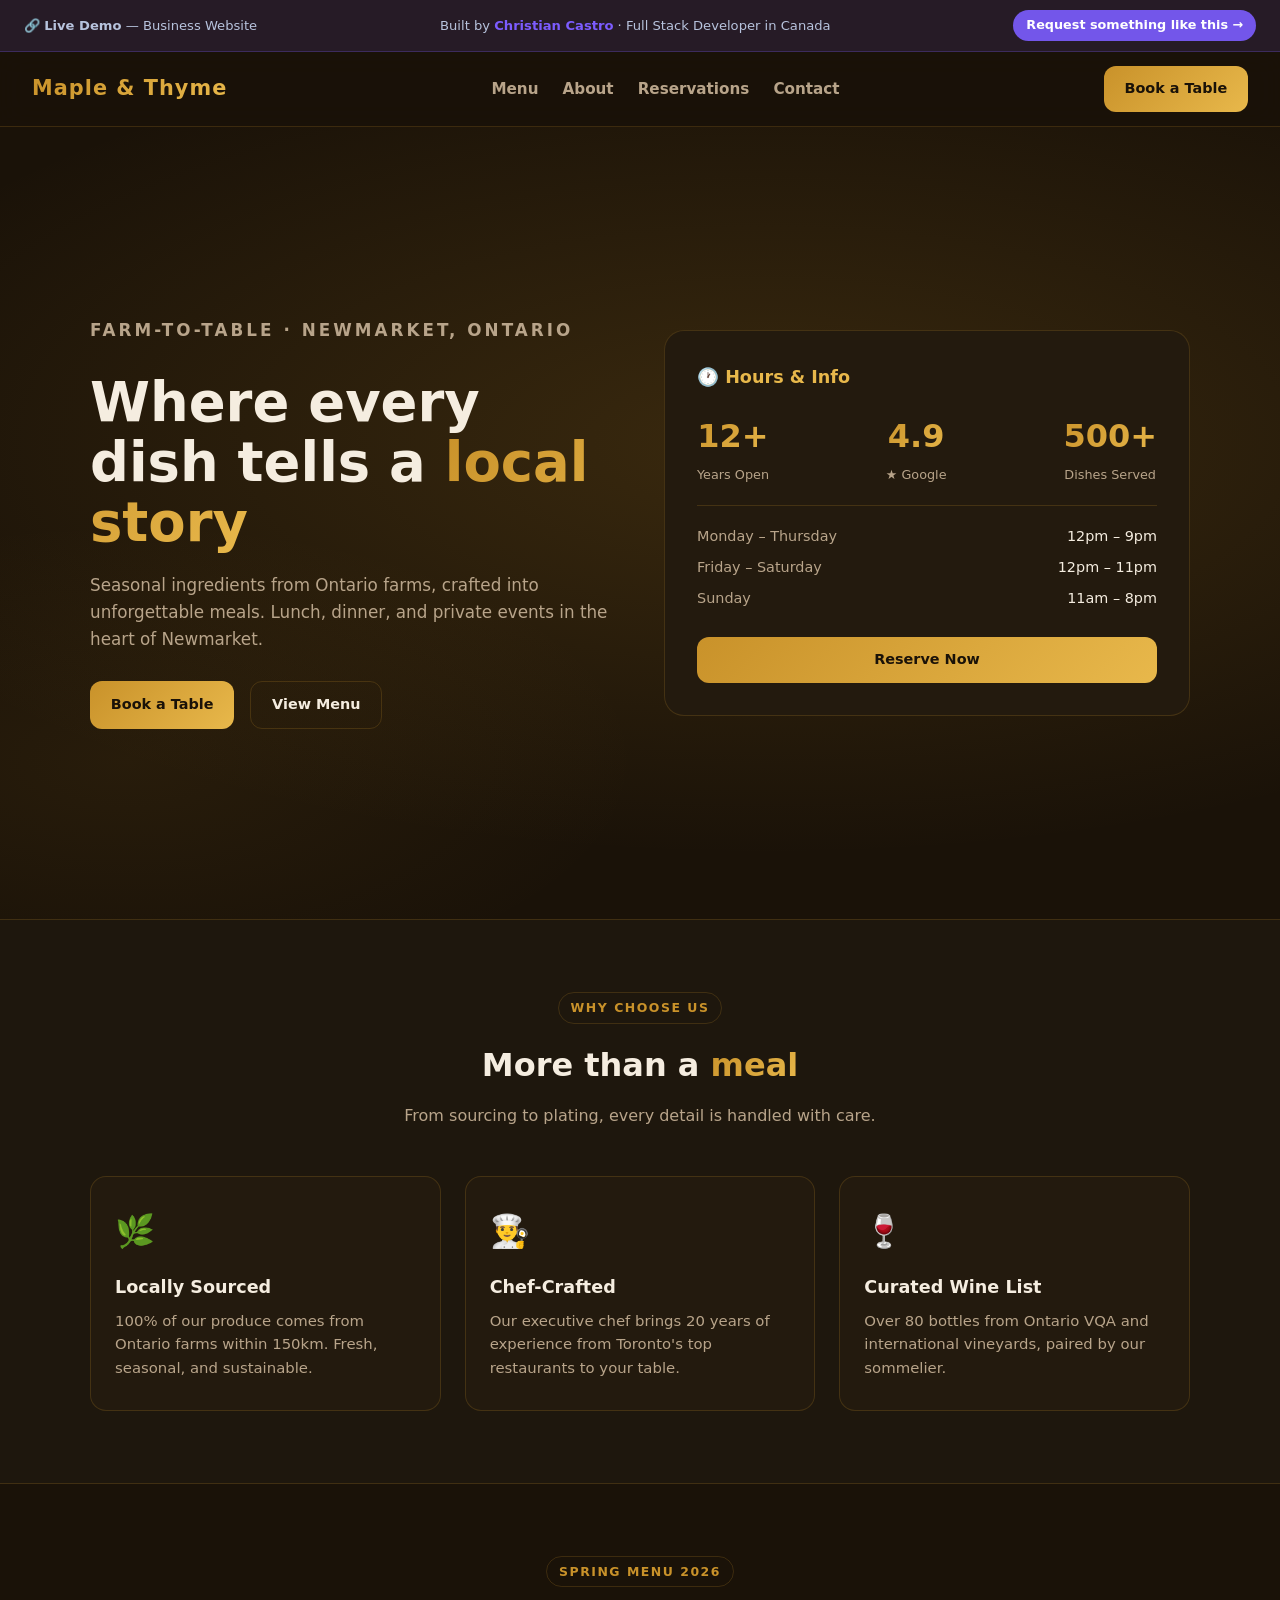
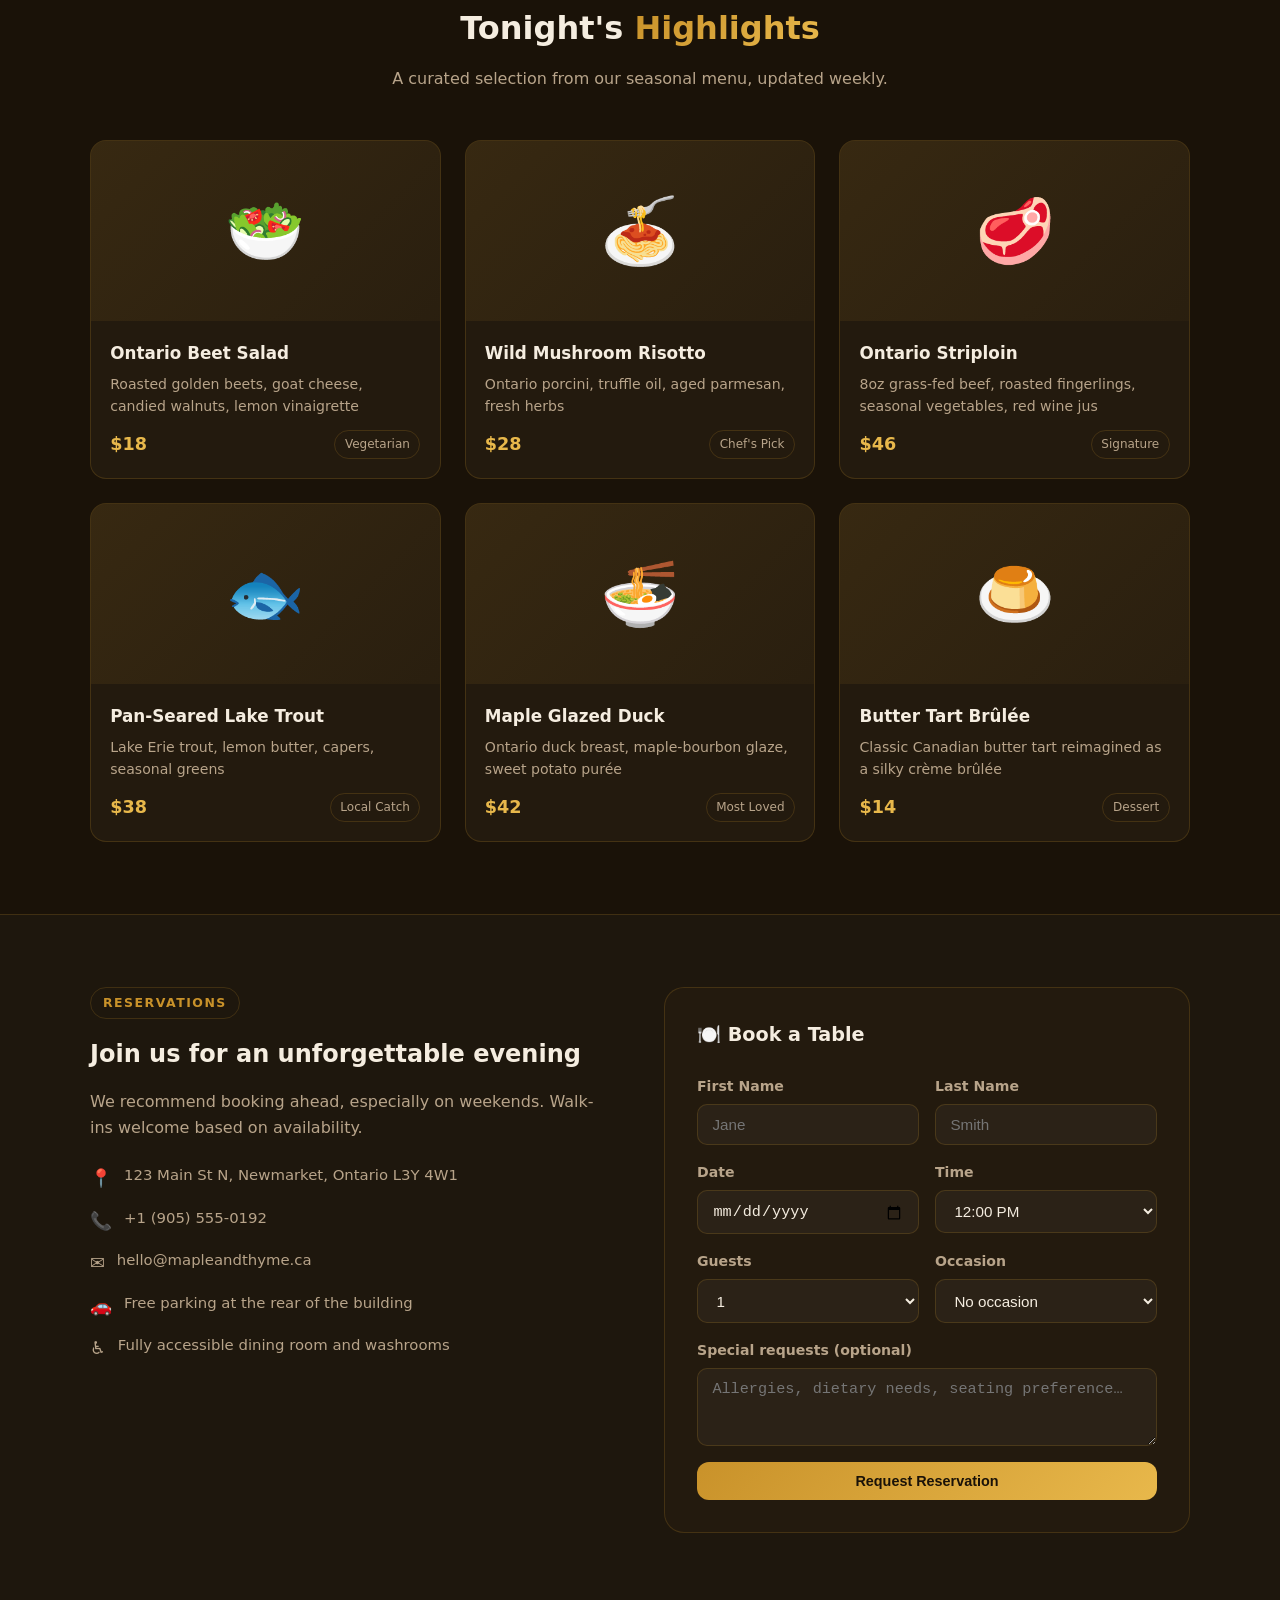
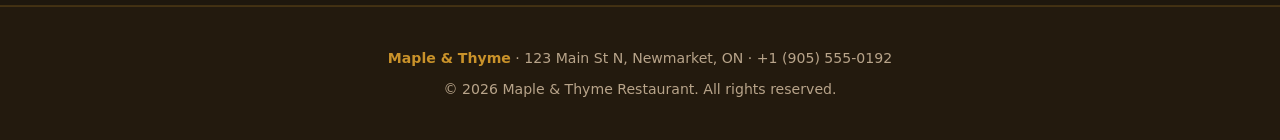
<file: demos/business-landing.html>
<!doctype html>
<html lang="en">
<head>
  <meta charset="utf-8"/>
  <meta name="viewport" content="width=device-width, initial-scale=1"/>
  <title>Maple & Thyme — Farm-to-Table Restaurant</title>
  <style>
    :root{
      --bg:#1a1208;--card:#231a0e;--gold:#c9922a;--gold2:#e8b84b;
      --text:#f5ede0;--muted:#b8a48a;--line:rgba(201,146,42,.2);
      --radius:16px;
    }
    *{box-sizing:border-box;margin:0;padding:0}
    body{font-family:ui-sans-serif,system-ui,-apple-system,sans-serif;background:var(--bg);color:var(--text);line-height:1.6}
    a{color:inherit;text-decoration:none}

    /* Demo Banner */
    .demo-banner{
      background:rgba(124,92,255,.12);border-bottom:1px solid rgba(124,92,255,.25);
      padding:.6rem 1.5rem;display:flex;align-items:center;justify-content:space-between;
      flex-wrap:wrap;gap:.5rem;font-size:.82rem;
    }
    .demo-banner span{color:#b7c3dd}
    .demo-banner a{color:#7c5cff;font-weight:700}
    .demo-banner a:hover{text-decoration:underline}
    .demo-cta{
      background:rgba(124,92,255,.9);color:#fff!important;padding:.35rem .8rem;
      border-radius:999px;font-weight:700;font-size:.8rem;white-space:nowrap;
    }

    /* Nav */
    nav{
      position:sticky;top:0;z-index:50;
      background:rgba(26,18,8,.88);backdrop-filter:blur(14px);
      border-bottom:1px solid var(--line);
      display:flex;align-items:center;justify-content:space-between;
      padding:.9rem 2rem;
    }
    .brand{font-size:1.3rem;font-weight:900;letter-spacing:.05em;
      background:linear-gradient(135deg,var(--gold),var(--gold2));
      -webkit-background-clip:text;background-clip:text;color:transparent}
    .nav-links{display:flex;gap:1.5rem}
    .nav-links a{color:var(--muted);font-weight:600;font-size:.95rem;transition:color .2s}
    .nav-links a:hover{color:var(--text)}
    .btn{
      display:inline-flex;align-items:center;justify-content:center;
      padding:.7rem 1.3rem;border-radius:12px;font-weight:800;font-size:.9rem;
      background:linear-gradient(135deg,var(--gold),var(--gold2));
      color:#1a1208;transition:filter .2s,transform .2s;border:none;cursor:pointer;
    }
    .btn:hover{filter:brightness(1.1);transform:translateY(-2px)}
    .btn-ghost{background:transparent;border:1px solid var(--line);color:var(--text)}

    /* Hero */
    .hero{
      min-height:88vh;display:flex;align-items:center;
      background:
        radial-gradient(ellipse 120% 80% at 60% 40%,rgba(201,146,42,.18),transparent 65%),
        radial-gradient(ellipse 80% 60% at 10% 80%,rgba(201,146,42,.08),transparent 50%),
        var(--bg);
      padding:5rem 2rem;
    }
    .hero-inner{max-width:1100px;margin:0 auto;display:grid;grid-template-columns:1fr 1fr;gap:3rem;align-items:center}
    .eyebrow{text-transform:uppercase;letter-spacing:.18em;font-size:.78rem;font-weight:700;color:var(--gold);margin-bottom:.75rem}
    h1{font-size:clamp(2.2rem,4.5vw,3.4rem);line-height:1.1;margin-bottom:1.2rem;font-weight:900}
    h1 span{background:linear-gradient(135deg,var(--gold),var(--gold2));-webkit-background-clip:text;background-clip:text;color:transparent}
    .hero p{color:var(--muted);font-size:1.05rem;margin-bottom:1.8rem;max-width:50ch}
    .cta-row{display:flex;gap:1rem;flex-wrap:wrap}
    .hero-card{
      background:var(--card);border:1px solid var(--line);border-radius:20px;
      padding:2rem;display:flex;flex-direction:column;gap:1.2rem;
    }
    .hero-card h3{font-size:1.1rem;color:var(--gold2)}
    .stat-row{display:flex;justify-content:space-between;gap:1rem}
    .stat{text-align:center}
    .stat-num{font-size:2rem;font-weight:900;background:linear-gradient(135deg,var(--gold),var(--gold2));-webkit-background-clip:text;background-clip:text;color:transparent}
    .stat-label{font-size:.8rem;color:var(--muted);margin-top:.2rem}
    .divider{height:1px;background:var(--line)}
    .hours{display:grid;gap:.5rem}
    .hours-row{display:flex;justify-content:space-between;font-size:.9rem}
    .hours-row span:first-child{color:var(--muted)}

    /* Section */
    section{padding:4.5rem 2rem}
    .container{max-width:1100px;margin:0 auto}
    .section-head{text-align:center;margin-bottom:3rem}
    .section-head h2{font-size:2rem;margin-bottom:.75rem}
    .section-head h2 span{background:linear-gradient(135deg,var(--gold),var(--gold2));-webkit-background-clip:text;background-clip:text;color:transparent}
    .section-head p{color:var(--muted);max-width:55ch;margin:0 auto}
    .tag{display:inline-block;padding:.3rem .75rem;border-radius:999px;border:1px solid var(--line);color:var(--gold);font-size:.78rem;font-weight:700;margin-bottom:1rem;text-transform:uppercase;letter-spacing:.12em}

    /* Features */
    .features-alt{background:rgba(255,255,255,.02);border-top:1px solid var(--line);border-bottom:1px solid var(--line)}
    .features-grid{display:grid;grid-template-columns:repeat(3,1fr);gap:1.5rem}
    .feat-card{
      background:var(--card);border:1px solid var(--line);border-radius:var(--radius);
      padding:1.8rem 1.5rem;transition:transform .22s,box-shadow .22s;
    }
    .feat-card:hover{transform:translateY(-5px);box-shadow:0 20px 48px rgba(0,0,0,.4),0 0 0 1px rgba(201,146,42,.2)}
    .feat-icon{font-size:2rem;margin-bottom:1rem}
    .feat-card h3{font-size:1.1rem;margin-bottom:.5rem}
    .feat-card p{color:var(--muted);font-size:.93rem}

    /* Menu */
    .menu-grid{display:grid;grid-template-columns:repeat(3,1fr);gap:1.5rem}
    .menu-card{
      background:var(--card);border:1px solid var(--line);border-radius:var(--radius);
      overflow:hidden;transition:transform .22s,box-shadow .22s;
    }
    .menu-card:hover{transform:translateY(-5px);box-shadow:0 20px 48px rgba(0,0,0,.4)}
    .menu-img{height:180px;display:flex;align-items:center;justify-content:center;font-size:4rem;
      background:linear-gradient(135deg,rgba(201,146,42,.12),rgba(201,146,42,.04))}
    .menu-body{padding:1.2rem}
    .menu-body h4{font-size:1.05rem;margin-bottom:.35rem}
    .menu-body p{color:var(--muted);font-size:.88rem;margin-bottom:.75rem}
    .menu-footer{display:flex;align-items:center;justify-content:space-between}
    .price{font-size:1.1rem;font-weight:900;color:var(--gold2)}
    .badge-tag{font-size:.75rem;padding:.25rem .6rem;border-radius:999px;border:1px solid var(--line);color:var(--muted)}

    /* Reservation */
    .reservation-alt{background:rgba(255,255,255,.02);border-top:1px solid var(--line);border-bottom:1px solid var(--line)}
    .reservation-grid{display:grid;grid-template-columns:1fr 1fr;gap:3rem;align-items:start}
    .res-info h3{font-size:1.5rem;margin-bottom:1rem}
    .res-info p{color:var(--muted);margin-bottom:1.5rem}
    .info-list{list-style:none;display:flex;flex-direction:column;gap:.9rem}
    .info-list li{display:flex;gap:.75rem;align-items:flex-start}
    .info-list .ico{font-size:1.1rem;flex-shrink:0}
    .info-list span{color:var(--muted);font-size:.93rem}
    .form-card{background:var(--card);border:1px solid var(--line);border-radius:20px;padding:2rem}
    .form-card h3{font-size:1.2rem;margin-bottom:1.5rem}
    .form{display:grid;gap:1rem}
    .form-row{display:grid;grid-template-columns:1fr 1fr;gap:1rem}
    label{display:flex;flex-direction:column;gap:.4rem;font-size:.88rem;font-weight:700;color:var(--muted)}
    input,select,textarea{
      background:rgba(255,255,255,.04);border:1px solid var(--line);border-radius:10px;
      padding:.7rem .9rem;color:var(--text);font-size:.95rem;
      transition:border-color .2s;
    }
    input:focus,select:focus,textarea:focus{outline:none;border-color:rgba(201,146,42,.5)}
    select option{background:var(--card)}

    /* Footer */
    footer{background:var(--card);border-top:1px solid var(--line);padding:2.5rem 2rem;text-align:center}
    footer p{color:var(--muted);font-size:.88rem}
    footer strong{color:var(--gold)}

    @media(max-width:900px){
      .hero-inner,.features-grid,.menu-grid,.reservation-grid{grid-template-columns:1fr}
      .form-row{grid-template-columns:1fr}
      nav .nav-links{display:none}
    }
  </style>
</head>
<body>

<div class="demo-banner">
  <span>🔗 <strong>Live Demo</strong> — Business Website</span>
  <span>Built by <a href="https://christiancastro.dev">Christian Castro</a> · Full Stack Developer in Canada</span>
  <a class="demo-cta" href="https://christiancastro.dev/#contact">Request something like this →</a>
</div>

<nav>
  <div class="brand">Maple & Thyme</div>
  <div class="nav-links">
    <a href="#menu">Menu</a>
    <a href="#about">About</a>
    <a href="#reservation">Reservations</a>
    <a href="#contact">Contact</a>
  </div>
  <a class="btn" href="#reservation">Book a Table</a>
</nav>

<section class="hero">
  <div class="hero-inner">
    <div>
      <p class="eyebrow">Farm-to-Table · Newmarket, Ontario</p>
      <h1>Where every dish tells a <span>local story</span></h1>
      <p>Seasonal ingredients from Ontario farms, crafted into unforgettable meals. Lunch, dinner, and private events in the heart of Newmarket.</p>
      <div class="cta-row">
        <a class="btn" href="#reservation">Book a Table</a>
        <a class="btn btn-ghost" href="#menu">View Menu</a>
      </div>
    </div>
    <div class="hero-card">
      <h3>🕐 Hours & Info</h3>
      <div class="stat-row">
        <div class="stat"><div class="stat-num">12+</div><div class="stat-label">Years Open</div></div>
        <div class="stat"><div class="stat-num">4.9</div><div class="stat-label">★ Google</div></div>
        <div class="stat"><div class="stat-num">500+</div><div class="stat-label">Dishes Served</div></div>
      </div>
      <div class="divider"></div>
      <div class="hours">
        <div class="hours-row"><span>Monday – Thursday</span><span>12pm – 9pm</span></div>
        <div class="hours-row"><span>Friday – Saturday</span><span>12pm – 11pm</span></div>
        <div class="hours-row"><span>Sunday</span><span>11am – 8pm</span></div>
      </div>
      <a class="btn" href="#reservation" style="margin-top:.5rem">Reserve Now</a>
    </div>
  </div>
</section>

<section class="features-alt">
  <div class="container">
    <div class="section-head">
      <div class="tag">Why choose us</div>
      <h2>More than a <span>meal</span></h2>
      <p>From sourcing to plating, every detail is handled with care.</p>
    </div>
    <div class="features-grid">
      <div class="feat-card"><div class="feat-icon">🌿</div><h3>Locally Sourced</h3><p>100% of our produce comes from Ontario farms within 150km. Fresh, seasonal, and sustainable.</p></div>
      <div class="feat-card"><div class="feat-icon">👨‍🍳</div><h3>Chef-Crafted</h3><p>Our executive chef brings 20 years of experience from Toronto's top restaurants to your table.</p></div>
      <div class="feat-card"><div class="feat-icon">🍷</div><h3>Curated Wine List</h3><p>Over 80 bottles from Ontario VQA and international vineyards, paired by our sommelier.</p></div>
    </div>
  </div>
</section>

<section id="menu">
  <div class="container">
    <div class="section-head">
      <div class="tag">Spring Menu 2026</div>
      <h2>Tonight's <span>Highlights</span></h2>
      <p>A curated selection from our seasonal menu, updated weekly.</p>
    </div>
    <div class="menu-grid">
      <div class="menu-card"><div class="menu-img">🥗</div><div class="menu-body"><h4>Ontario Beet Salad</h4><p>Roasted golden beets, goat cheese, candied walnuts, lemon vinaigrette</p><div class="menu-footer"><span class="price">$18</span><span class="badge-tag">Vegetarian</span></div></div></div>
      <div class="menu-card"><div class="menu-img">🍝</div><div class="menu-body"><h4>Wild Mushroom Risotto</h4><p>Ontario porcini, truffle oil, aged parmesan, fresh herbs</p><div class="menu-footer"><span class="price">$28</span><span class="badge-tag">Chef's Pick</span></div></div></div>
      <div class="menu-card"><div class="menu-img">🥩</div><div class="menu-body"><h4>Ontario Striploin</h4><p>8oz grass-fed beef, roasted fingerlings, seasonal vegetables, red wine jus</p><div class="menu-footer"><span class="price">$46</span><span class="badge-tag">Signature</span></div></div></div>
      <div class="menu-card"><div class="menu-img">🐟</div><div class="menu-body"><h4>Pan-Seared Lake Trout</h4><p>Lake Erie trout, lemon butter, capers, seasonal greens</p><div class="menu-footer"><span class="price">$38</span><span class="badge-tag">Local Catch</span></div></div></div>
      <div class="menu-card"><div class="menu-img">🍜</div><div class="menu-body"><h4>Maple Glazed Duck</h4><p>Ontario duck breast, maple-bourbon glaze, sweet potato purée</p><div class="menu-footer"><span class="price">$42</span><span class="badge-tag">Most Loved</span></div></div></div>
      <div class="menu-card"><div class="menu-img">🍮</div><div class="menu-body"><h4>Butter Tart Brûlée</h4><p>Classic Canadian butter tart reimagined as a silky crème brûlée</p><div class="menu-footer"><span class="price">$14</span><span class="badge-tag">Dessert</span></div></div></div>
    </div>
  </div>
</section>

<section id="reservation" class="reservation-alt">
  <div class="container">
    <div class="reservation-grid">
      <div class="res-info">
        <div class="tag">Reservations</div>
        <h3>Join us for an unforgettable evening</h3>
        <p>We recommend booking ahead, especially on weekends. Walk-ins welcome based on availability.</p>
        <ul class="info-list">
          <li><span class="ico">📍</span><span>123 Main St N, Newmarket, Ontario L3Y 4W1</span></li>
          <li><span class="ico">📞</span><span>+1 (905) 555-0192</span></li>
          <li><span class="ico">✉️</span><span>hello@mapleandthyme.ca</span></li>
          <li><span class="ico">🚗</span><span>Free parking at the rear of the building</span></li>
          <li><span class="ico">♿</span><span>Fully accessible dining room and washrooms</span></li>
        </ul>
      </div>
      <div class="form-card">
        <h3>🍽️ Book a Table</h3>
        <div class="form">
          <div class="form-row">
            <label>First Name<input type="text" placeholder="Jane"/></label>
            <label>Last Name<input type="text" placeholder="Smith"/></label>
          </div>
          <div class="form-row">
            <label>Date<input type="date"/></label>
            <label>Time
              <select>
                <option>12:00 PM</option><option>12:30 PM</option>
                <option>6:00 PM</option><option>6:30 PM</option>
                <option>7:00 PM</option><option>7:30 PM</option><option>8:00 PM</option>
              </select>
            </label>
          </div>
          <div class="form-row">
            <label>Guests<select><option>1</option><option>2</option><option>3</option><option>4</option><option>5–6</option><option>7+</option></select></label>
            <label>Occasion<select><option>No occasion</option><option>Birthday</option><option>Anniversary</option><option>Business dinner</option></select></label>
          </div>
          <label>Special requests (optional)<textarea rows="3" placeholder="Allergies, dietary needs, seating preference…"></textarea></label>
          <button class="btn" type="button" onclick="this.textContent='✅ Request sent!';this.style.background='linear-gradient(135deg,#22c55e,#16a34a)'">Request Reservation</button>
        </div>
      </div>
    </div>
  </div>
</section>

<footer>
  <p><strong>Maple & Thyme</strong> · 123 Main St N, Newmarket, ON · +1 (905) 555-0192</p>
  <p style="margin-top:.5rem">© 2026 Maple & Thyme Restaurant. All rights reserved.</p>
</footer>

</body>
</html>
</file>
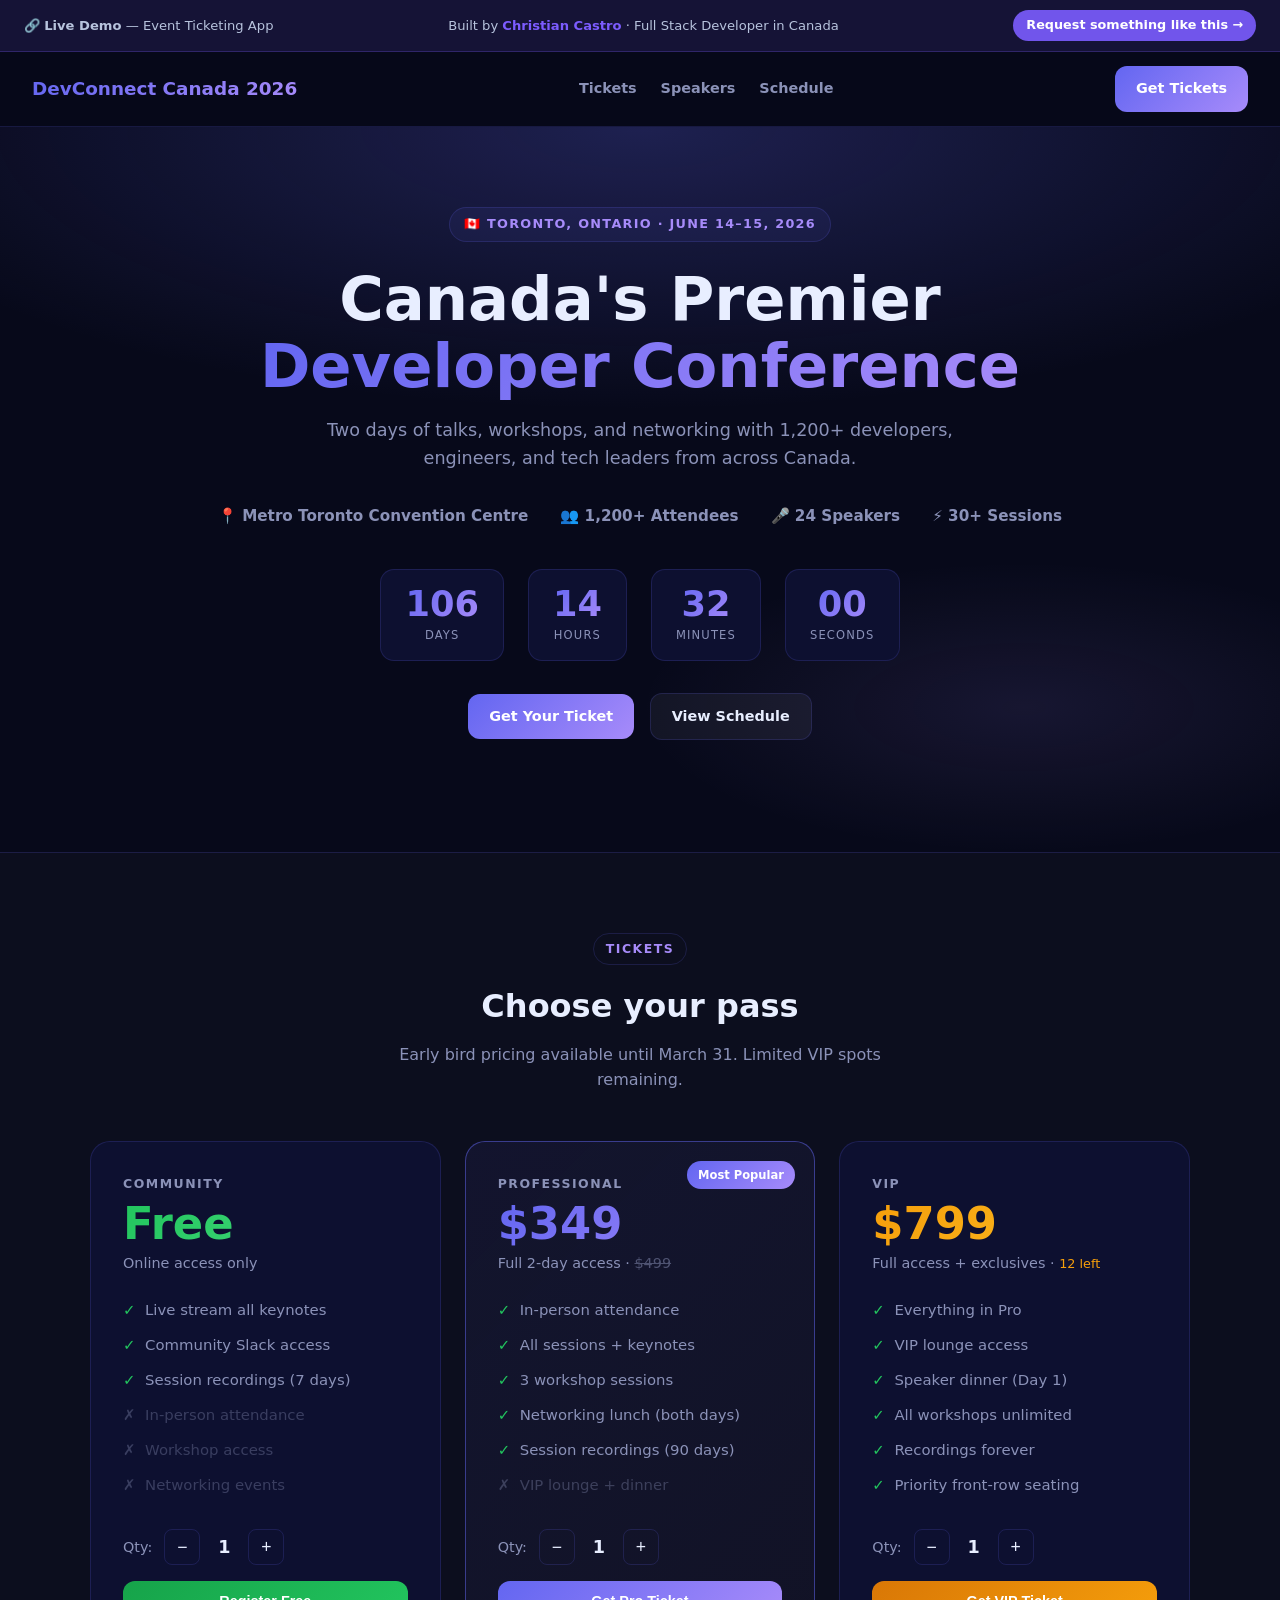
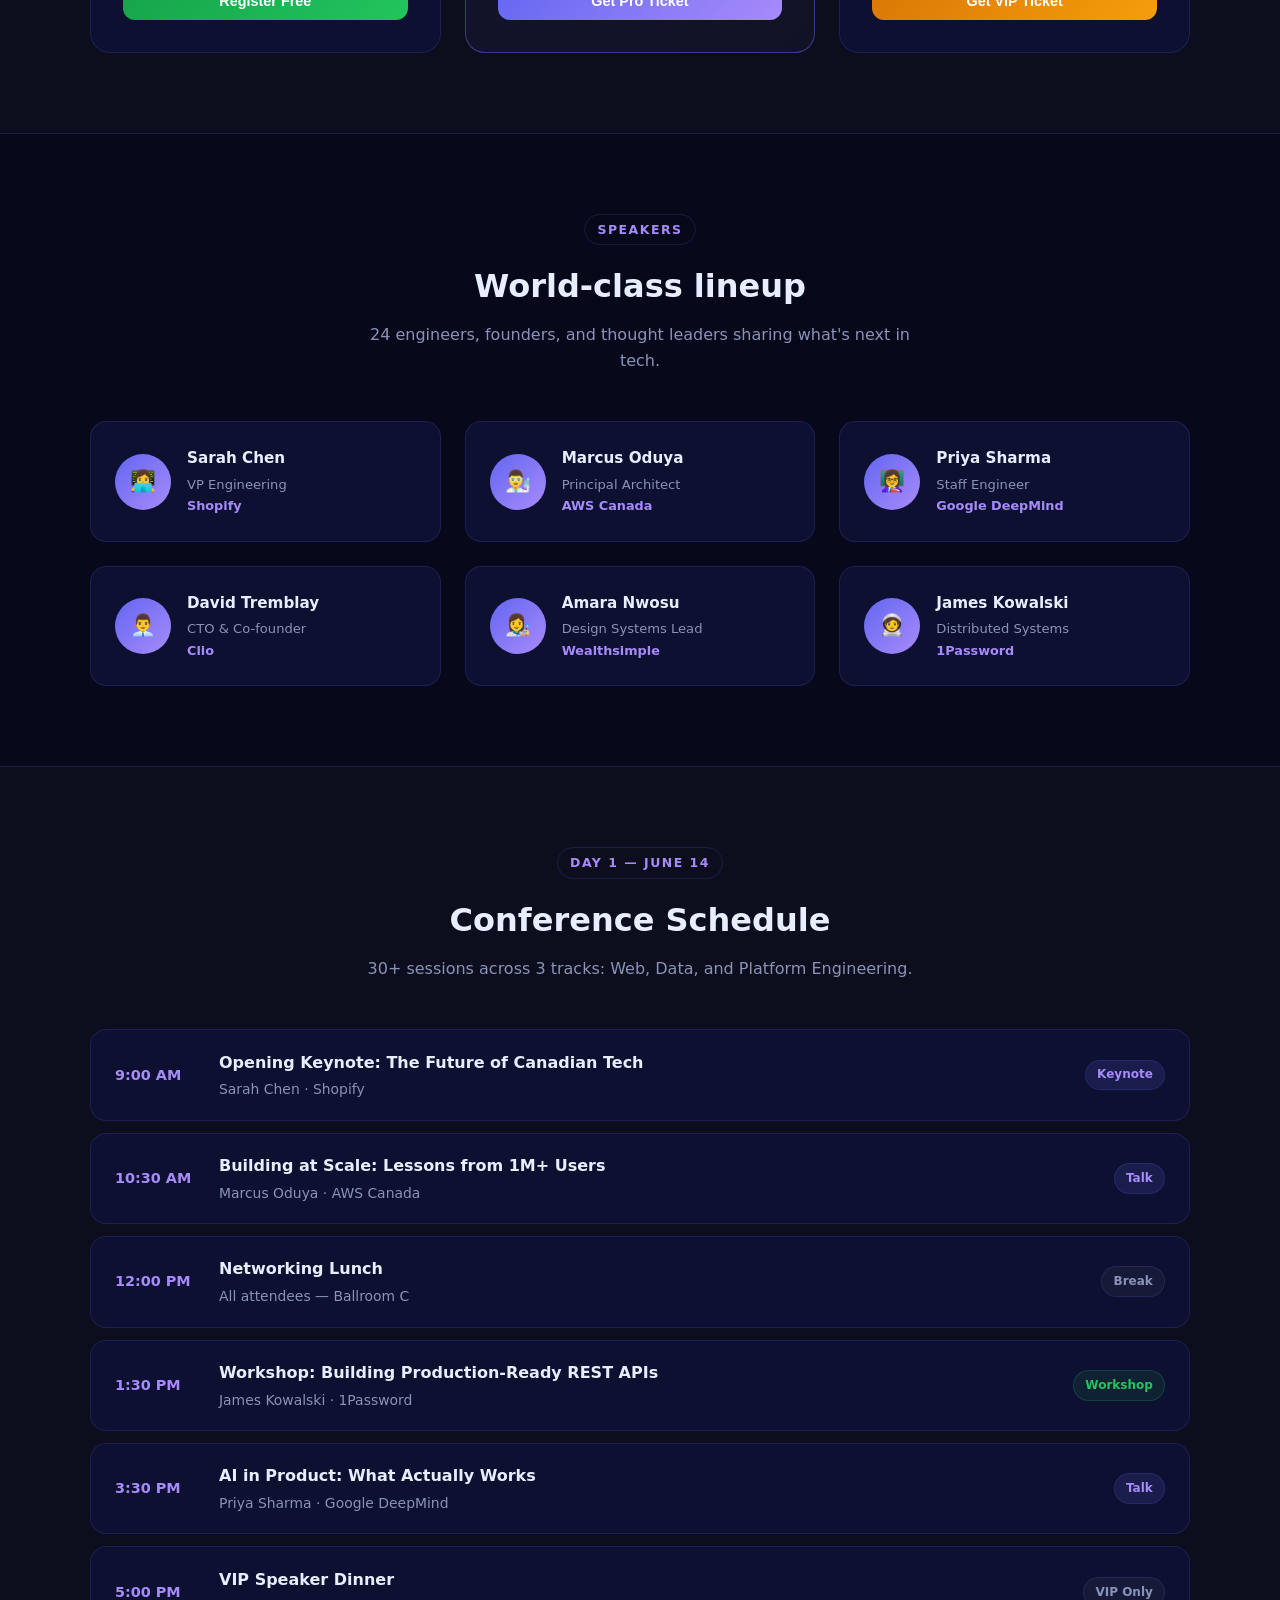
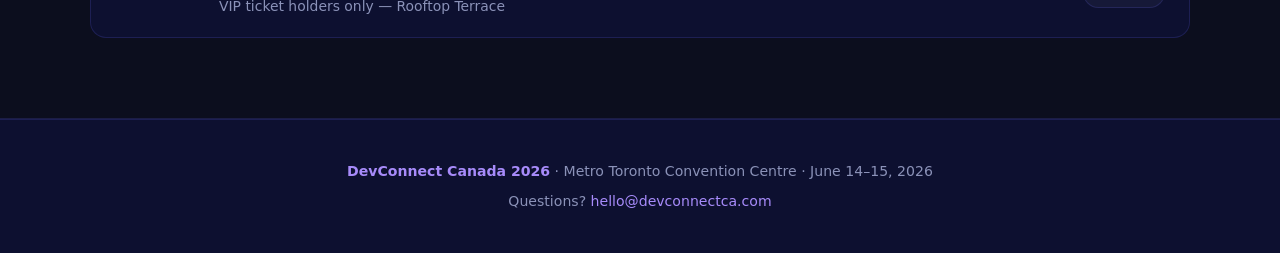
<file: demos/event-ticketing.html>
<!doctype html>
<html lang="en">
<head>
  <meta charset="utf-8"/>
  <meta name="viewport" content="width=device-width, initial-scale=1"/>
  <title>DevConnect Canada 2026 — Tech Conference</title>
  <style>
    :root{
      --bg:#07091a;--card:#0d1030;--card2:#0a0d24;
      --accent:#6366f1;--accent2:#a78bfa;--green:#22c55e;
      --text:#e8eeff;--muted:#8b92b8;--line:rgba(99,102,241,.18);
      --radius:16px;
    }
    *{box-sizing:border-box;margin:0;padding:0}
    body{font-family:ui-sans-serif,system-ui,-apple-system,sans-serif;background:var(--bg);color:var(--text);line-height:1.6}
    a{color:inherit;text-decoration:none}

    .demo-banner{
      background:rgba(124,92,255,.12);border-bottom:1px solid rgba(124,92,255,.25);
      padding:.6rem 1.5rem;display:flex;align-items:center;justify-content:space-between;
      flex-wrap:wrap;gap:.5rem;font-size:.82rem;
    }
    .demo-banner span{color:#b7c3dd}
    .demo-banner a{color:#7c5cff;font-weight:700}
    .demo-cta{background:rgba(124,92,255,.9);color:#fff!important;padding:.35rem .8rem;border-radius:999px;font-weight:700;font-size:.8rem;white-space:nowrap}

    nav{
      position:sticky;top:0;z-index:50;
      background:rgba(7,9,26,.9);backdrop-filter:blur(14px);
      border-bottom:1px solid var(--line);
      display:flex;align-items:center;justify-content:space-between;
      padding:.9rem 2rem;
    }
    .brand{font-size:1.15rem;font-weight:900;background:linear-gradient(135deg,var(--accent),var(--accent2));-webkit-background-clip:text;background-clip:text;color:transparent}
    .nav-links{display:flex;gap:1.5rem}
    .nav-links a{color:var(--muted);font-weight:600;font-size:.9rem;transition:color .2s}
    .nav-links a:hover{color:var(--text)}
    .btn{display:inline-flex;align-items:center;justify-content:center;padding:.7rem 1.3rem;border-radius:12px;font-weight:800;font-size:.9rem;background:linear-gradient(135deg,var(--accent),var(--accent2));color:#fff;border:none;cursor:pointer;transition:filter .2s,transform .2s}
    .btn:hover{filter:brightness(1.1);transform:translateY(-2px)}
    .btn-ghost{background:rgba(255,255,255,.05);border:1px solid var(--line);color:var(--text)}
    .btn-green{background:linear-gradient(135deg,#16a34a,var(--green));color:#fff}

    /* Hero */
    .hero{
      padding:5rem 2rem 4rem;text-align:center;
      background:
        radial-gradient(ellipse 100% 60% at 50% 0%,rgba(99,102,241,.25),transparent 65%),
        radial-gradient(ellipse 60% 40% at 80% 80%,rgba(167,139,250,.1),transparent 50%),
        var(--bg);
    }
    .container{max-width:1100px;margin:0 auto}
    .eyebrow{display:inline-flex;align-items:center;gap:.5rem;padding:.4rem .9rem;border-radius:999px;border:1px solid var(--line);background:rgba(99,102,241,.08);color:var(--accent2);font-size:.8rem;font-weight:700;letter-spacing:.1em;text-transform:uppercase;margin-bottom:1.5rem}
    h1{font-size:clamp(2.2rem,5vw,3.8rem);line-height:1.1;font-weight:900;margin-bottom:1rem}
    h1 span{background:linear-gradient(135deg,var(--accent),var(--accent2));-webkit-background-clip:text;background-clip:text;color:transparent}
    .hero-sub{color:var(--muted);font-size:1.1rem;max-width:60ch;margin:0 auto 2rem}
    .hero-meta{display:flex;align-items:center;justify-content:center;gap:2rem;flex-wrap:wrap;margin-bottom:2.5rem}
    .hero-meta span{display:flex;align-items:center;gap:.4rem;color:var(--muted);font-size:.95rem;font-weight:600}
    .cta-row{display:flex;align-items:center;justify-content:center;gap:1rem;flex-wrap:wrap;margin-bottom:3rem}

    /* Countdown */
    .countdown{display:flex;align-items:center;justify-content:center;gap:1.5rem;margin:0 auto 2rem;flex-wrap:wrap}
    .count-box{background:var(--card);border:1px solid var(--line);border-radius:14px;padding:1rem 1.5rem;text-align:center;min-width:80px}
    .count-num{font-size:2.2rem;font-weight:900;background:linear-gradient(135deg,var(--accent),var(--accent2));-webkit-background-clip:text;background-clip:text;color:transparent;line-height:1}
    .count-label{font-size:.72rem;color:var(--muted);text-transform:uppercase;letter-spacing:.1em;margin-top:.3rem}

    /* Tickets */
    .tickets-section{padding:5rem 2rem;background:rgba(255,255,255,.02);border-top:1px solid var(--line);border-bottom:1px solid var(--line)}
    .section-head{text-align:center;margin-bottom:3rem}
    .section-head h2{font-size:2rem;margin-bottom:.6rem}
    .section-head p{color:var(--muted);max-width:55ch;margin:0 auto}
    .tag{display:inline-block;padding:.3rem .75rem;border-radius:999px;border:1px solid var(--line);color:var(--accent2);font-size:.78rem;font-weight:700;margin-bottom:1rem;text-transform:uppercase;letter-spacing:.12em}
    .tickets-grid{display:grid;grid-template-columns:repeat(3,1fr);gap:1.5rem;align-items:start}
    .ticket-card{
      background:var(--card);border:1px solid var(--line);border-radius:20px;
      padding:2rem;position:relative;overflow:hidden;transition:transform .22s,box-shadow .22s;
    }
    .ticket-card:hover{transform:translateY(-6px);box-shadow:0 24px 52px rgba(0,0,0,.5),0 0 0 1px rgba(99,102,241,.3)}
    .ticket-card.popular{border-color:rgba(99,102,241,.5);background:linear-gradient(135deg,rgba(99,102,241,.08),rgba(167,139,250,.04))}
    .popular-badge{position:absolute;top:1.2rem;right:1.2rem;background:linear-gradient(135deg,var(--accent),var(--accent2));color:#fff;font-size:.72rem;font-weight:800;padding:.3rem .7rem;border-radius:999px}
    .ticket-type{font-size:.78rem;text-transform:uppercase;letter-spacing:.12em;font-weight:700;color:var(--muted);margin-bottom:.5rem}
    .ticket-price{font-size:2.8rem;font-weight:900;line-height:1;margin-bottom:.3rem}
    .ticket-price.free{background:linear-gradient(135deg,var(--green),#4ade80);-webkit-background-clip:text;background-clip:text;color:transparent}
    .ticket-price.pro{background:linear-gradient(135deg,var(--accent),var(--accent2));-webkit-background-clip:text;background-clip:text;color:transparent}
    .ticket-price.vip{background:linear-gradient(135deg,#f59e0b,#fbbf24);-webkit-background-clip:text;background-clip:text;color:transparent}
    .ticket-period{color:var(--muted);font-size:.9rem;margin-bottom:1.5rem}
    .ticket-features{list-style:none;display:flex;flex-direction:column;gap:.7rem;margin-bottom:2rem}
    .ticket-features li{display:flex;align-items:center;gap:.6rem;font-size:.93rem;color:var(--muted)}
    .tick{color:var(--green);font-weight:900}
    .no{opacity:.35}
    .qty-row{display:flex;align-items:center;gap:.75rem;margin-bottom:1rem}
    .qty-btn{width:36px;height:36px;border-radius:8px;border:1px solid var(--line);background:transparent;color:var(--text);font-size:1.1rem;cursor:pointer;display:grid;place-items:center;transition:background .15s}
    .qty-btn:hover{background:rgba(255,255,255,.08)}
    .qty-val{font-size:1.1rem;font-weight:800;min-width:24px;text-align:center}

    /* Speakers */
    .speakers-section{padding:5rem 2rem}
    .speakers-grid{display:grid;grid-template-columns:repeat(3,1fr);gap:1.5rem}
    .speaker-card{background:var(--card);border:1px solid var(--line);border-radius:var(--radius);padding:1.5rem;display:flex;align-items:center;gap:1rem;transition:transform .22s,box-shadow .22s}
    .speaker-card:hover{transform:translateY(-4px);box-shadow:0 16px 40px rgba(0,0,0,.4)}
    .speaker-avatar{width:56px;height:56px;border-radius:50%;background:linear-gradient(135deg,var(--accent),var(--accent2));display:grid;place-items:center;font-size:1.3rem;flex-shrink:0}
    .speaker-name{font-weight:800;font-size:.95rem}
    .speaker-role{color:var(--muted);font-size:.82rem;margin-top:.2rem}
    .speaker-company{color:var(--accent2);font-size:.8rem;font-weight:700;margin-top:.1rem}

    /* Schedule */
    .schedule-section{padding:5rem 2rem;background:rgba(255,255,255,.02);border-top:1px solid var(--line);border-bottom:1px solid var(--line)}
    .schedule-list{display:flex;flex-direction:column;gap:.75rem}
    .schedule-item{background:var(--card);border:1px solid var(--line);border-radius:var(--radius);padding:1.2rem 1.5rem;display:flex;align-items:center;gap:1.5rem}
    .sch-time{color:var(--accent2);font-weight:800;font-size:.9rem;min-width:80px}
    .sch-body{flex:1}
    .sch-title{font-weight:700;margin-bottom:.2rem}
    .sch-speaker{color:var(--muted);font-size:.87rem}
    .sch-badge{padding:.3rem .7rem;border-radius:999px;font-size:.75rem;font-weight:700;white-space:nowrap}
    .sch-badge.keynote{background:rgba(99,102,241,.15);color:var(--accent2);border:1px solid var(--line)}
    .sch-badge.workshop{background:rgba(34,197,94,.1);color:var(--green);border:1px solid rgba(34,197,94,.2)}
    .sch-badge.break{background:rgba(255,255,255,.04);color:var(--muted);border:1px solid var(--line)}

    footer{background:var(--card);border-top:1px solid var(--line);padding:2.5rem 2rem;text-align:center}
    footer p{color:var(--muted);font-size:.88rem}
    footer strong{color:var(--accent2)}

    @media(max-width:900px){
      .tickets-grid,.speakers-grid{grid-template-columns:1fr}
      nav .nav-links{display:none}
      .schedule-item{flex-wrap:wrap}
    }
  </style>
</head>
<body>

<div class="demo-banner">
  <span>🔗 <strong>Live Demo</strong> — Event Ticketing App</span>
  <span>Built by <a href="https://christiancastro.dev">Christian Castro</a> · Full Stack Developer in Canada</span>
  <a class="demo-cta" href="https://christiancastro.dev/#contact">Request something like this →</a>
</div>

<nav>
  <div class="brand">DevConnect Canada 2026</div>
  <div class="nav-links">
    <a href="#tickets">Tickets</a>
    <a href="#speakers">Speakers</a>
    <a href="#schedule">Schedule</a>
  </div>
  <a class="btn" href="#tickets">Get Tickets</a>
</nav>

<section class="hero">
  <div class="container">
    <div class="eyebrow">🇨🇦 Toronto, Ontario · June 14–15, 2026</div>
    <h1>Canada's Premier<br><span>Developer Conference</span></h1>
    <p class="hero-sub">Two days of talks, workshops, and networking with 1,200+ developers, engineers, and tech leaders from across Canada.</p>
    <div class="hero-meta">
      <span>📍 Metro Toronto Convention Centre</span>
      <span>👥 1,200+ Attendees</span>
      <span>🎤 24 Speakers</span>
      <span>⚡ 30+ Sessions</span>
    </div>
    <div class="countdown" id="countdown">
      <div class="count-box"><div class="count-num" id="days">106</div><div class="count-label">Days</div></div>
      <div class="count-box"><div class="count-num" id="hours">14</div><div class="count-label">Hours</div></div>
      <div class="count-box"><div class="count-num" id="mins">32</div><div class="count-label">Minutes</div></div>
      <div class="count-box"><div class="count-num" id="secs">00</div><div class="count-label">Seconds</div></div>
    </div>
    <div class="cta-row">
      <a class="btn" href="#tickets">Get Your Ticket</a>
      <a class="btn btn-ghost" href="#schedule">View Schedule</a>
    </div>
  </div>
</section>

<section id="tickets" class="tickets-section">
  <div class="container">
    <div class="section-head">
      <div class="tag">Tickets</div>
      <h2>Choose your pass</h2>
      <p>Early bird pricing available until March 31. Limited VIP spots remaining.</p>
    </div>
    <div class="tickets-grid">
      <div class="ticket-card">
        <div class="ticket-type">Community</div>
        <div class="ticket-price free">Free</div>
        <div class="ticket-period">Online access only</div>
        <ul class="ticket-features">
          <li><span class="tick">✓</span> Live stream all keynotes</li>
          <li><span class="tick">✓</span> Community Slack access</li>
          <li><span class="tick">✓</span> Session recordings (7 days)</li>
          <li class="no"><span>✗</span> In-person attendance</li>
          <li class="no"><span>✗</span> Workshop access</li>
          <li class="no"><span>✗</span> Networking events</li>
        </ul>
        <div class="qty-row"><span style="font-size:.9rem;color:var(--muted)">Qty:</span><button class="qty-btn" onclick="adj(this,-1)">−</button><span class="qty-val">1</span><button class="qty-btn" onclick="adj(this,1)">+</button></div>
        <button class="btn btn-green" style="width:100%" onclick="register(this)">Register Free</button>
      </div>
      <div class="ticket-card popular">
        <div class="popular-badge">Most Popular</div>
        <div class="ticket-type">Professional</div>
        <div class="ticket-price pro">$349</div>
        <div class="ticket-period">Full 2-day access · <s style="opacity:.5">$499</s></div>
        <ul class="ticket-features">
          <li><span class="tick">✓</span> In-person attendance</li>
          <li><span class="tick">✓</span> All sessions + keynotes</li>
          <li><span class="tick">✓</span> 3 workshop sessions</li>
          <li><span class="tick">✓</span> Networking lunch (both days)</li>
          <li><span class="tick">✓</span> Session recordings (90 days)</li>
          <li class="no"><span>✗</span> VIP lounge + dinner</li>
        </ul>
        <div class="qty-row"><span style="font-size:.9rem;color:var(--muted)">Qty:</span><button class="qty-btn" onclick="adj(this,-1)">−</button><span class="qty-val">1</span><button class="qty-btn" onclick="adj(this,1)">+</button></div>
        <button class="btn" style="width:100%" onclick="register(this)">Get Pro Ticket</button>
      </div>
      <div class="ticket-card">
        <div class="ticket-type">VIP</div>
        <div class="ticket-price vip">$799</div>
        <div class="ticket-period">Full access + exclusives · <span style="color:#f59e0b;font-size:.8rem">12 left</span></div>
        <ul class="ticket-features">
          <li><span class="tick">✓</span> Everything in Pro</li>
          <li><span class="tick">✓</span> VIP lounge access</li>
          <li><span class="tick">✓</span> Speaker dinner (Day 1)</li>
          <li><span class="tick">✓</span> All workshops unlimited</li>
          <li><span class="tick">✓</span> Recordings forever</li>
          <li><span class="tick">✓</span> Priority front-row seating</li>
        </ul>
        <div class="qty-row"><span style="font-size:.9rem;color:var(--muted)">Qty:</span><button class="qty-btn" onclick="adj(this,-1)">−</button><span class="qty-val">1</span><button class="qty-btn" onclick="adj(this,1)">+</button></div>
        <button class="btn" style="width:100%;background:linear-gradient(135deg,#d97706,#f59e0b)" onclick="register(this)">Get VIP Ticket</button>
      </div>
    </div>
  </div>
</section>

<section id="speakers" class="speakers-section">
  <div class="container">
    <div class="section-head">
      <div class="tag">Speakers</div>
      <h2>World-class lineup</h2>
      <p>24 engineers, founders, and thought leaders sharing what's next in tech.</p>
    </div>
    <div class="speakers-grid">
      <div class="speaker-card"><div class="speaker-avatar">👩‍💻</div><div><div class="speaker-name">Sarah Chen</div><div class="speaker-role">VP Engineering</div><div class="speaker-company">Shopify</div></div></div>
      <div class="speaker-card"><div class="speaker-avatar">👨‍🔬</div><div><div class="speaker-name">Marcus Oduya</div><div class="speaker-role">Principal Architect</div><div class="speaker-company">AWS Canada</div></div></div>
      <div class="speaker-card"><div class="speaker-avatar">👩‍🏫</div><div><div class="speaker-name">Priya Sharma</div><div class="speaker-role">Staff Engineer</div><div class="speaker-company">Google DeepMind</div></div></div>
      <div class="speaker-card"><div class="speaker-avatar">👨‍💼</div><div><div class="speaker-name">David Tremblay</div><div class="speaker-role">CTO & Co-founder</div><div class="speaker-company">Clio</div></div></div>
      <div class="speaker-card"><div class="speaker-avatar">👩‍🎨</div><div><div class="speaker-name">Amara Nwosu</div><div class="speaker-role">Design Systems Lead</div><div class="speaker-company">Wealthsimple</div></div></div>
      <div class="speaker-card"><div class="speaker-avatar">🧑‍🚀</div><div><div class="speaker-name">James Kowalski</div><div class="speaker-role">Distributed Systems</div><div class="speaker-company">1Password</div></div></div>
    </div>
  </div>
</section>

<section id="schedule" class="schedule-section">
  <div class="container">
    <div class="section-head">
      <div class="tag">Day 1 — June 14</div>
      <h2>Conference Schedule</h2>
      <p>30+ sessions across 3 tracks: Web, Data, and Platform Engineering.</p>
    </div>
    <div class="schedule-list">
      <div class="schedule-item"><div class="sch-time">9:00 AM</div><div class="sch-body"><div class="sch-title">Opening Keynote: The Future of Canadian Tech</div><div class="sch-speaker">Sarah Chen · Shopify</div></div><div class="sch-badge keynote">Keynote</div></div>
      <div class="schedule-item"><div class="sch-time">10:30 AM</div><div class="sch-body"><div class="sch-title">Building at Scale: Lessons from 1M+ Users</div><div class="sch-speaker">Marcus Oduya · AWS Canada</div></div><div class="sch-badge keynote">Talk</div></div>
      <div class="schedule-item"><div class="sch-time">12:00 PM</div><div class="sch-body"><div class="sch-title">Networking Lunch</div><div class="sch-speaker">All attendees — Ballroom C</div></div><div class="sch-badge break">Break</div></div>
      <div class="schedule-item"><div class="sch-time">1:30 PM</div><div class="sch-body"><div class="sch-title">Workshop: Building Production-Ready REST APIs</div><div class="sch-speaker">James Kowalski · 1Password</div></div><div class="sch-badge workshop">Workshop</div></div>
      <div class="schedule-item"><div class="sch-time">3:30 PM</div><div class="sch-body"><div class="sch-title">AI in Product: What Actually Works</div><div class="sch-speaker">Priya Sharma · Google DeepMind</div></div><div class="sch-badge keynote">Talk</div></div>
      <div class="schedule-item"><div class="sch-time">5:00 PM</div><div class="sch-body"><div class="sch-title">VIP Speaker Dinner</div><div class="sch-speaker">VIP ticket holders only — Rooftop Terrace</div></div><div class="sch-badge break">VIP Only</div></div>
    </div>
  </div>
</section>

<footer>
  <p><strong>DevConnect Canada 2026</strong> · Metro Toronto Convention Centre · June 14–15, 2026</p>
  <p style="margin-top:.5rem">Questions? <a href="mailto:hello@devconnectca.com" style="color:var(--accent2)">hello@devconnectca.com</a></p>
</footer>

<script>
  // Countdown
  const target = new Date('2026-06-14T09:00:00');
  function tick(){
    const now = new Date(); const diff = target - now;
    if(diff <= 0) return;
    document.getElementById('days').textContent = Math.floor(diff/86400000);
    document.getElementById('hours').textContent = Math.floor((diff%86400000)/3600000);
    document.getElementById('mins').textContent = Math.floor((diff%3600000)/60000);
    document.getElementById('secs').textContent = String(Math.floor((diff%60000)/1000)).padStart(2,'0');
  }
  tick(); setInterval(tick, 1000);

  // Qty buttons
  function adj(btn, delta){
    const row = btn.parentElement;
    const val = row.querySelector('.qty-val');
    val.textContent = Math.max(1, parseInt(val.textContent) + delta);
  }

  // Register
  function register(btn){
    const orig = btn.textContent;
    btn.textContent = '✅ Added to cart!';
    btn.style.background = 'linear-gradient(135deg,#15803d,#22c55e)';
    setTimeout(() => { btn.textContent = orig; btn.style.background = ''; }, 2500);
  }
</script>
</body>
</html>
</file>
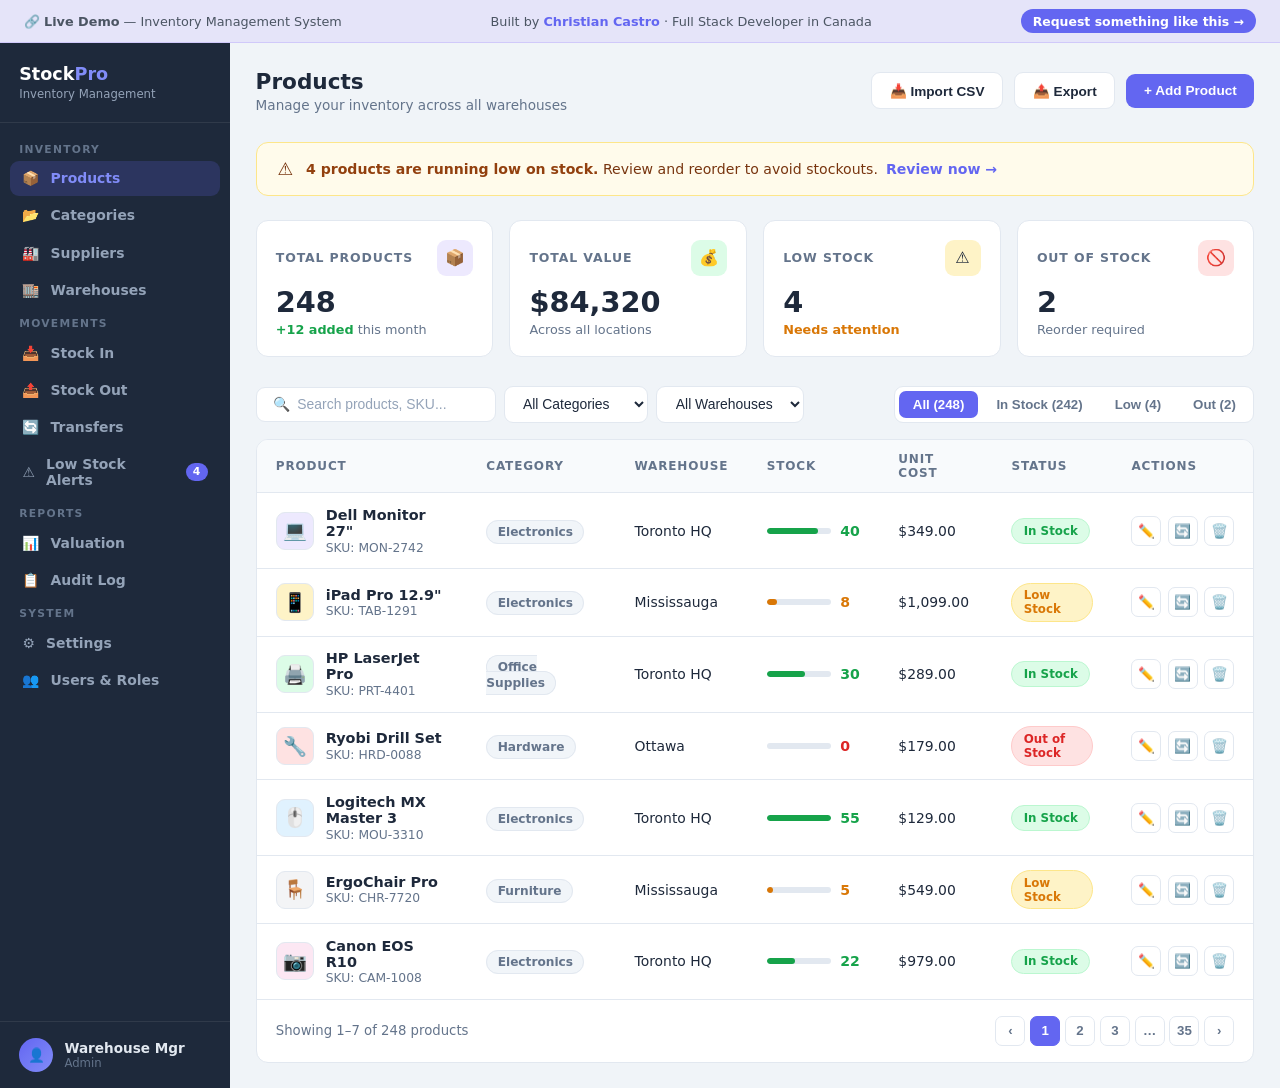
<file: demos/inventory.html>
<!doctype html>
<html lang="en">
<head>
  <meta charset="utf-8"/>
  <meta name="viewport" content="width=device-width, initial-scale=1"/>
  <title>StockPro — Inventory Management</title>
  <style>
    :root{
      --bg:#f0f4f8;--white:#ffffff;--sidebar:#1e293b;--sidebar2:#273549;
      --accent:#6366f1;--accent2:#818cf8;--green:#16a34a;--red:#dc2626;--yellow:#d97706;
      --text:#1e293b;--muted:#64748b;--light:#e2e8f0;--radius:12px;
    }
    *{box-sizing:border-box;margin:0;padding:0}
    body{font-family:ui-sans-serif,system-ui,-apple-system,sans-serif;background:var(--bg);color:var(--text);display:flex;flex-direction:column;min-height:100vh}
    a{color:inherit;text-decoration:none}

    .demo-banner{
      background:rgba(124,92,255,.1);border-bottom:1px solid rgba(124,92,255,.2);
      padding:.55rem 1.5rem;display:flex;align-items:center;justify-content:space-between;
      flex-wrap:wrap;gap:.5rem;font-size:.8rem;
    }
    .demo-banner span{color:#4b5563}
    .demo-banner a{color:#6366f1;font-weight:700}
    .demo-cta{background:#6366f1;color:#fff!important;padding:.3rem .75rem;border-radius:999px;font-weight:700;font-size:.78rem;white-space:nowrap}

    .layout{display:flex;flex:1}

    /* Sidebar */
    .sidebar{width:230px;background:var(--sidebar);color:#e2e8f0;flex-shrink:0;display:flex;flex-direction:column;min-height:calc(100vh - 36px);position:sticky;top:36px}
    .sidebar-brand{padding:1.3rem 1.2rem;border-bottom:1px solid rgba(255,255,255,.08)}
    .sidebar-brand .logo{font-size:1.1rem;font-weight:900;color:#fff}
    .sidebar-brand .logo span{color:var(--accent2)}
    .sidebar-brand .sub{font-size:.73rem;color:#94a3b8;margin-top:.2rem}
    .sidebar-nav{padding:.75rem .6rem;flex:1}
    .nav-section{font-size:.67rem;text-transform:uppercase;letter-spacing:.12em;color:#64748b;padding:.5rem .6rem .3rem;font-weight:700}
    .nav-item{display:flex;align-items:center;gap:.7rem;padding:.6rem .8rem;border-radius:9px;font-size:.87rem;font-weight:600;color:#94a3b8;cursor:pointer;transition:background .15s,color .15s;margin-bottom:.12rem}
    .nav-item:hover{background:rgba(255,255,255,.07);color:#e2e8f0}
    .nav-item.active{background:rgba(99,102,241,.2);color:#818cf8}
    .nav-badge{margin-left:auto;background:var(--accent);color:#fff;font-size:.68rem;font-weight:800;padding:.15rem .45rem;border-radius:999px}
    .sidebar-footer{padding:1rem 1.2rem;border-top:1px solid rgba(255,255,255,.08)}
    .user-row{display:flex;align-items:center;gap:.7rem}
    .user-avatar{width:34px;height:34px;border-radius:50%;background:linear-gradient(135deg,var(--accent),var(--accent2));display:grid;place-items:center;font-size:.85rem;flex-shrink:0}
    .user-name{font-size:.85rem;font-weight:700;color:#e2e8f0}
    .user-role{font-size:.73rem;color:#64748b}

    /* Main */
    .main{flex:1;overflow-y:auto;padding:1.6rem}
    .topbar{display:flex;align-items:center;justify-content:space-between;margin-bottom:1.8rem;flex-wrap:wrap;gap:1rem}
    .page-title{font-size:1.35rem;font-weight:900;color:var(--text)}
    .page-sub{color:var(--muted);font-size:.85rem;margin-top:.2rem}
    .topbar-actions{display:flex;align-items:center;gap:.7rem}
    .btn{display:inline-flex;align-items:center;gap:.45rem;padding:.6rem 1.1rem;border-radius:9px;font-weight:700;font-size:.85rem;border:none;cursor:pointer;transition:filter .2s,transform .15s}
    .btn:hover{filter:brightness(1.05);transform:translateY(-1px)}
    .btn-primary{background:var(--accent);color:#fff}
    .btn-outline{background:var(--white);border:1px solid var(--light);color:var(--text)}
    .btn-red{background:#fee2e2;color:var(--red)}

    /* Alert */
    .alert{background:#fffbeb;border:1px solid #fde68a;border-radius:var(--radius);padding:1rem 1.3rem;display:flex;align-items:center;gap:.8rem;margin-bottom:1.5rem;font-size:.88rem}
    .alert-icon{font-size:1.1rem}
    .alert strong{color:#92400e}
    .alert span{color:#78350f}
    .alert-link{color:var(--accent);font-weight:700;margin-left:.5rem}

    /* KPIs */
    .kpi-grid{display:grid;grid-template-columns:repeat(4,1fr);gap:1rem;margin-bottom:1.8rem}
    .kpi-card{background:var(--white);border:1px solid var(--light);border-radius:var(--radius);padding:1.2rem;transition:transform .2s,box-shadow .2s}
    .kpi-card:hover{transform:translateY(-3px);box-shadow:0 8px 24px rgba(0,0,0,.08)}
    .kpi-head{display:flex;align-items:center;justify-content:space-between;margin-bottom:.75rem}
    .kpi-label{font-size:.78rem;color:var(--muted);font-weight:700;text-transform:uppercase;letter-spacing:.07em}
    .kpi-icon{width:36px;height:36px;border-radius:9px;display:grid;place-items:center;font-size:1rem}
    .kpi-value{font-size:1.8rem;font-weight:900;color:var(--text);line-height:1;margin-bottom:.3rem}
    .kpi-sub{font-size:.8rem;color:var(--muted)}
    .kpi-sub .up{color:var(--green);font-weight:700}
    .kpi-sub .warn{color:var(--yellow);font-weight:700}

    /* Toolbar */
    .toolbar{display:flex;align-items:center;justify-content:space-between;margin-bottom:1rem;flex-wrap:wrap;gap:.75rem}
    .search-wrap{display:flex;align-items:center;gap:.5rem}
    .search{background:var(--white);border:1px solid var(--light);border-radius:9px;padding:.55rem 1rem;font-size:.87rem;color:var(--text);width:240px;transition:border-color .2s}
    .search::placeholder{color:#94a3b8}
    .search:focus{outline:none;border-color:var(--accent)}
    select.filter{background:var(--white);border:1px solid var(--light);border-radius:9px;padding:.55rem .9rem;font-size:.87rem;color:var(--text);cursor:pointer}
    select.filter:focus{outline:none;border-color:var(--accent)}
    .tabs{display:flex;gap:.3rem;background:var(--white);border:1px solid var(--light);border-radius:9px;padding:.25rem}
    .tab{padding:.4rem .85rem;border-radius:7px;font-size:.83rem;font-weight:700;cursor:pointer;color:var(--muted);transition:background .15s,color .15s;border:none;background:transparent}
    .tab.active{background:var(--accent);color:#fff}

    /* Table */
    .table-wrap{background:var(--white);border:1px solid var(--light);border-radius:var(--radius);overflow:hidden}
    table{width:100%;border-collapse:collapse}
    thead th{padding:.75rem 1.2rem;text-align:left;font-size:.75rem;text-transform:uppercase;letter-spacing:.07em;color:var(--muted);font-weight:700;background:#f8fafc;border-bottom:1px solid var(--light)}
    tbody tr{border-bottom:1px solid var(--light);transition:background .12s}
    tbody tr:hover{background:#f8fafc}
    tbody tr:last-child{border-bottom:none}
    td{padding:.85rem 1.2rem;font-size:.87rem;color:var(--text)}
    .prod{display:flex;align-items:center;gap:.75rem}
    .prod-thumb{width:38px;height:38px;border-radius:9px;display:grid;place-items:center;font-size:1.2rem;flex-shrink:0;border:1px solid var(--light)}
    .prod-name{font-weight:700;font-size:.9rem}
    .prod-sku{color:var(--muted);font-size:.77rem;margin-top:.1rem}
    .cat-badge{padding:.25rem .65rem;border-radius:999px;font-size:.76rem;font-weight:700;background:#f1f5f9;color:var(--muted);border:1px solid var(--light)}
    .stock-cell{display:flex;align-items:center;gap:.6rem}
    .stock-bar-wrap{width:64px;height:6px;background:var(--light);border-radius:999px;overflow:hidden}
    .stock-bar{height:100%;border-radius:999px}
    .stock-num{font-weight:800;font-size:.88rem}
    .status-badge{padding:.3rem .7rem;border-radius:999px;font-size:.74rem;font-weight:700;display:inline-block}
    .in-stock{background:#dcfce7;color:var(--green);border:1px solid #bbf7d0}
    .low-stock{background:#fef3c7;color:var(--yellow);border:1px solid #fde68a}
    .out-stock{background:#fee2e2;color:var(--red);border:1px solid #fecaca}
    .action-row{display:flex;gap:.4rem}
    .icon-btn{width:30px;height:30px;border-radius:7px;border:1px solid var(--light);background:transparent;color:var(--muted);font-size:.85rem;cursor:pointer;display:grid;place-items:center;transition:background .15s,color .15s}
    .icon-btn:hover{background:#f1f5f9;color:var(--text)}

    /* Pagination */
    .pagination{display:flex;align-items:center;justify-content:space-between;padding:1rem 1.2rem;border-top:1px solid var(--light);font-size:.83rem}
    .page-info{color:var(--muted)}
    .page-btns{display:flex;gap:.3rem}
    .page-btn{width:30px;height:30px;border-radius:7px;border:1px solid var(--light);background:transparent;font-size:.83rem;cursor:pointer;font-weight:700;color:var(--muted);transition:background .15s}
    .page-btn:hover{background:#f1f5f9}
    .page-btn.active{background:var(--accent);color:#fff;border-color:var(--accent)}

    @media(max-width:1000px){.kpi-grid{grid-template-columns:repeat(2,1fr)}}
    @media(max-width:768px){.sidebar{display:none}.kpi-grid{grid-template-columns:1fr 1fr}}
  </style>
</head>
<body>

<div class="demo-banner">
  <span>🔗 <strong>Live Demo</strong> — Inventory Management System</span>
  <span>Built by <a href="https://christiancastro.dev">Christian Castro</a> · Full Stack Developer in Canada</span>
  <a class="demo-cta" href="https://christiancastro.dev/#contact">Request something like this →</a>
</div>

<div class="layout">
  <aside class="sidebar">
    <div class="sidebar-brand">
      <div class="logo">Stock<span>Pro</span></div>
      <div class="sub">Inventory Management</div>
    </div>
    <nav class="sidebar-nav">
      <div class="nav-section">Inventory</div>
      <div class="nav-item active"><span>📦</span>Products</div>
      <div class="nav-item"><span>📂</span>Categories</div>
      <div class="nav-item"><span>🏭</span>Suppliers</div>
      <div class="nav-item"><span>🏬</span>Warehouses</div>
      <div class="nav-section">Movements</div>
      <div class="nav-item"><span>📥</span>Stock In</div>
      <div class="nav-item"><span>📤</span>Stock Out</div>
      <div class="nav-item"><span>🔄</span>Transfers</div>
      <div class="nav-item"><span>⚠️</span>Low Stock Alerts<span class="nav-badge">4</span></div>
      <div class="nav-section">Reports</div>
      <div class="nav-item"><span>📊</span>Valuation</div>
      <div class="nav-item"><span>📋</span>Audit Log</div>
      <div class="nav-section">System</div>
      <div class="nav-item"><span>⚙️</span>Settings</div>
      <div class="nav-item"><span>👥</span>Users & Roles</div>
    </nav>
    <div class="sidebar-footer">
      <div class="user-row">
        <div class="user-avatar">👤</div>
        <div><div class="user-name">Warehouse Mgr</div><div class="user-role">Admin</div></div>
      </div>
    </div>
  </aside>

  <main class="main">
    <div class="topbar">
      <div>
        <div class="page-title">Products</div>
        <div class="page-sub">Manage your inventory across all warehouses</div>
      </div>
      <div class="topbar-actions">
        <button class="btn btn-outline">📥 Import CSV</button>
        <button class="btn btn-outline">📤 Export</button>
        <button class="btn btn-primary" onclick="this.textContent='✅ Product Added!'">+ Add Product</button>
      </div>
    </div>

    <div class="alert">
      <span class="alert-icon">⚠️</span>
      <div><strong>4 products are running low on stock.</strong> <span>Review and reorder to avoid stockouts.</span><a class="alert-link" href="#">Review now →</a></div>
    </div>

    <div class="kpi-grid">
      <div class="kpi-card">
        <div class="kpi-head"><div class="kpi-label">Total Products</div><div class="kpi-icon" style="background:#ede9fe">📦</div></div>
        <div class="kpi-value">248</div>
        <div class="kpi-sub"><span class="up">+12 added</span> this month</div>
      </div>
      <div class="kpi-card">
        <div class="kpi-head"><div class="kpi-label">Total Value</div><div class="kpi-icon" style="background:#dcfce7">💰</div></div>
        <div class="kpi-value">$84,320</div>
        <div class="kpi-sub">Across all locations</div>
      </div>
      <div class="kpi-card">
        <div class="kpi-head"><div class="kpi-label">Low Stock</div><div class="kpi-icon" style="background:#fef3c7">⚠️</div></div>
        <div class="kpi-value">4</div>
        <div class="kpi-sub"><span class="warn">Needs attention</span></div>
      </div>
      <div class="kpi-card">
        <div class="kpi-head"><div class="kpi-label">Out of Stock</div><div class="kpi-icon" style="background:#fee2e2">🚫</div></div>
        <div class="kpi-value">2</div>
        <div class="kpi-sub">Reorder required</div>
      </div>
    </div>

    <div class="toolbar">
      <div class="search-wrap">
        <input class="search" type="text" placeholder="🔍  Search products, SKU..."/>
        <select class="filter"><option>All Categories</option><option>Electronics</option><option>Office Supplies</option><option>Hardware</option><option>Furniture</option></select>
        <select class="filter"><option>All Warehouses</option><option>Toronto HQ</option><option>Mississauga</option><option>Ottawa</option></select>
      </div>
      <div class="tabs">
        <button class="tab active">All (248)</button>
        <button class="tab">In Stock (242)</button>
        <button class="tab">Low (4)</button>
        <button class="tab">Out (2)</button>
      </div>
    </div>

    <div class="table-wrap">
      <table>
        <thead><tr><th>Product</th><th>Category</th><th>Warehouse</th><th>Stock</th><th>Unit Cost</th><th>Status</th><th>Actions</th></tr></thead>
        <tbody>
          <tr>
            <td><div class="prod"><div class="prod-thumb" style="background:#ede9fe">💻</div><div><div class="prod-name">Dell Monitor 27"</div><div class="prod-sku">SKU: MON-2742</div></div></div></td>
            <td><span class="cat-badge">Electronics</span></td>
            <td>Toronto HQ</td>
            <td><div class="stock-cell"><div class="stock-bar-wrap"><div class="stock-bar" style="width:80%;background:#16a34a"></div></div><span class="stock-num" style="color:#16a34a">40</span></div></td>
            <td>$349.00</td>
            <td><span class="status-badge in-stock">In Stock</span></td>
            <td><div class="action-row"><button class="icon-btn" title="Edit">✏️</button><button class="icon-btn" title="Move">🔄</button><button class="icon-btn" title="Delete">🗑️</button></div></td>
          </tr>
          <tr>
            <td><div class="prod"><div class="prod-thumb" style="background:#fef3c7">📱</div><div><div class="prod-name">iPad Pro 12.9"</div><div class="prod-sku">SKU: TAB-1291</div></div></div></td>
            <td><span class="cat-badge">Electronics</span></td>
            <td>Mississauga</td>
            <td><div class="stock-cell"><div class="stock-bar-wrap"><div class="stock-bar" style="width:16%;background:#d97706"></div></div><span class="stock-num" style="color:#d97706">8</span></div></td>
            <td>$1,099.00</td>
            <td><span class="status-badge low-stock">Low Stock</span></td>
            <td><div class="action-row"><button class="icon-btn">✏️</button><button class="icon-btn">🔄</button><button class="icon-btn">🗑️</button></div></td>
          </tr>
          <tr>
            <td><div class="prod"><div class="prod-thumb" style="background:#dcfce7">🖨️</div><div><div class="prod-name">HP LaserJet Pro</div><div class="prod-sku">SKU: PRT-4401</div></div></div></td>
            <td><span class="cat-badge">Office Supplies</span></td>
            <td>Toronto HQ</td>
            <td><div class="stock-cell"><div class="stock-bar-wrap"><div class="stock-bar" style="width:60%;background:#16a34a"></div></div><span class="stock-num" style="color:#16a34a">30</span></div></td>
            <td>$289.00</td>
            <td><span class="status-badge in-stock">In Stock</span></td>
            <td><div class="action-row"><button class="icon-btn">✏️</button><button class="icon-btn">🔄</button><button class="icon-btn">🗑️</button></div></td>
          </tr>
          <tr>
            <td><div class="prod"><div class="prod-thumb" style="background:#fee2e2">🔧</div><div><div class="prod-name">Ryobi Drill Set</div><div class="prod-sku">SKU: HRD-0088</div></div></div></td>
            <td><span class="cat-badge">Hardware</span></td>
            <td>Ottawa</td>
            <td><div class="stock-cell"><div class="stock-bar-wrap"><div class="stock-bar" style="width:0%;background:#dc2626"></div></div><span class="stock-num" style="color:#dc2626">0</span></div></td>
            <td>$179.00</td>
            <td><span class="status-badge out-stock">Out of Stock</span></td>
            <td><div class="action-row"><button class="icon-btn">✏️</button><button class="icon-btn">🔄</button><button class="icon-btn">🗑️</button></div></td>
          </tr>
          <tr>
            <td><div class="prod"><div class="prod-thumb" style="background:#e0f2fe">🖱️</div><div><div class="prod-name">Logitech MX Master 3</div><div class="prod-sku">SKU: MOU-3310</div></div></div></td>
            <td><span class="cat-badge">Electronics</span></td>
            <td>Toronto HQ</td>
            <td><div class="stock-cell"><div class="stock-bar-wrap"><div class="stock-bar" style="width:100%;background:#16a34a"></div></div><span class="stock-num" style="color:#16a34a">55</span></div></td>
            <td>$129.00</td>
            <td><span class="status-badge in-stock">In Stock</span></td>
            <td><div class="action-row"><button class="icon-btn">✏️</button><button class="icon-btn">🔄</button><button class="icon-btn">🗑️</button></div></td>
          </tr>
          <tr>
            <td><div class="prod"><div class="prod-thumb" style="background:#f3f4f6">🪑</div><div><div class="prod-name">ErgoChair Pro</div><div class="prod-sku">SKU: CHR-7720</div></div></div></td>
            <td><span class="cat-badge">Furniture</span></td>
            <td>Mississauga</td>
            <td><div class="stock-cell"><div class="stock-bar-wrap"><div class="stock-bar" style="width:10%;background:#d97706"></div></div><span class="stock-num" style="color:#d97706">5</span></div></td>
            <td>$549.00</td>
            <td><span class="status-badge low-stock">Low Stock</span></td>
            <td><div class="action-row"><button class="icon-btn">✏️</button><button class="icon-btn">🔄</button><button class="icon-btn">🗑️</button></div></td>
          </tr>
          <tr>
            <td><div class="prod"><div class="prod-thumb" style="background:#fce7f3">📷</div><div><div class="prod-name">Canon EOS R10</div><div class="prod-sku">SKU: CAM-1008</div></div></div></td>
            <td><span class="cat-badge">Electronics</span></td>
            <td>Toronto HQ</td>
            <td><div class="stock-cell"><div class="stock-bar-wrap"><div class="stock-bar" style="width:44%;background:#16a34a"></div></div><span class="stock-num" style="color:#16a34a">22</span></div></td>
            <td>$979.00</td>
            <td><span class="status-badge in-stock">In Stock</span></td>
            <td><div class="action-row"><button class="icon-btn">✏️</button><button class="icon-btn">🔄</button><button class="icon-btn">🗑️</button></div></td>
          </tr>
        </tbody>
      </table>
      <div class="pagination">
        <div class="page-info">Showing 1–7 of 248 products</div>
        <div class="page-btns">
          <button class="page-btn">‹</button>
          <button class="page-btn active">1</button>
          <button class="page-btn">2</button>
          <button class="page-btn">3</button>
          <button class="page-btn">…</button>
          <button class="page-btn">35</button>
          <button class="page-btn">›</button>
        </div>
      </div>
    </div>
  </main>
</div>

<script>
  // Tabs
  document.querySelectorAll('.tab').forEach(t => {
    t.addEventListener('click', () => {
      t.closest('.tabs').querySelectorAll('.tab').forEach(x => x.classList.remove('active'));
      t.classList.add('active');
    });
  });
  // Nav
  document.querySelectorAll('.nav-item').forEach(n => {
    n.addEventListener('click', () => {
      document.querySelectorAll('.nav-item').forEach(x => x.classList.remove('active'));
      n.classList.add('active');
    });
  });
  // Page buttons
  document.querySelectorAll('.page-btn').forEach(b => {
    b.addEventListener('click', () => {
      document.querySelectorAll('.page-btn').forEach(x => x.classList.remove('active'));
      b.classList.add('active');
    });
  });
</script>
</body>
</html>
</file>
<file: style.css>
:root{
  --bg:#0b1220;
  --card:#0f1a30;
  --card2:#0c172c;
  --text:#e8eefc;
  --muted:#b7c3dd;
  --line:rgba(255,255,255,.10);
  --accent:#7c5cff;
  --accent2:#22c55e;
  --shadow: 0 12px 35px rgba(0,0,0,.35);
  --radius: 18px;
  --container: 1100px;
}

*{box-sizing:border-box}
html,body{height:100%}
body{
  margin:0;
  font-family: ui-sans-serif, system-ui, -apple-system, Segoe UI, Roboto, Arial, "Apple Color Emoji","Segoe UI Emoji";
  background: radial-gradient(1200px 800px at 20% -10%, rgba(124,92,255,.35), transparent 60%),
              radial-gradient(900px 600px at 95% 0%, rgba(34,197,94,.15), transparent 55%),
              var(--bg);
  color:var(--text);
  line-height:1.55;
}

a{color:inherit; text-decoration:none}
a:hover{text-decoration:underline}

.container{
  width:min(var(--container), calc(100% - 2rem));
  margin-inline:auto;
}

.skip{
  position:absolute; left:-999px; top:auto; width:1px; height:1px; overflow:hidden;
}
.skip:focus{left:1rem; top:1rem; width:auto; height:auto; padding:.75rem 1rem; background:#111a2f; border:1px solid var(--line); border-radius:12px}

.site-header{
  position:sticky; top:0; z-index:50;
  background: rgba(11,18,32,.75);
  backdrop-filter: blur(14px);
  border-bottom: 1px solid var(--line);
}
.header-inner{display:flex; align-items:center; justify-content:space-between; padding:.9rem 0}
.brand{display:flex; align-items:center; gap:.75rem}
.brand-mark{
  width:38px; height:38px; display:grid; place-items:center;
  border-radius:12px;
  background: linear-gradient(135deg, rgba(124,92,255,.95), rgba(34,197,94,.65));
  box-shadow: var(--shadow);
  font-weight:800;
}
.brand-text{font-weight:700; letter-spacing:.2px}

.nav-links{display:flex; align-items:center; gap:1rem}
.nav-links a{color:var(--muted); font-weight:600}
.nav-links a:hover{color:var(--text); text-decoration:none}

.nav-toggle{
  display:none;
  background:transparent; border:1px solid var(--line); color:var(--text);
  border-radius:12px; padding:.45rem .6rem;
}
.burger{display:block; width:18px; height:2px; background:var(--text); position:relative}
.burger:before,.burger:after{content:""; position:absolute; left:0; width:18px; height:2px; background:var(--text)}
.burger:before{top:-6px}
.burger:after{top:6px}

.hero{padding:4.2rem 0 2.6rem}
.hero-grid{
  display:grid;
  grid-template-columns: 1.25fr .85fr;
  gap:1.4rem;
  align-items:start;
}
.eyebrow{color:var(--muted); letter-spacing:.16em; text-transform:uppercase; font-weight:700; font-size:.78rem}
h1{margin:.4rem 0 1rem; font-size: clamp(2rem, 4vw, 3rem); line-height:1.12}
.lead{color:var(--muted); font-size:1.05rem; max-width:62ch}

.hero-badges{display:flex; flex-wrap:wrap; gap:.6rem; margin:1.2rem 0 1.3rem}
.badge{
  border:1px solid var(--line);
  background: rgba(255,255,255,.04);
  padding:.55rem .7rem;
  border-radius:999px;
  color:var(--text);
  font-size:.9rem;
}
.badge strong{color:#ffffff}

.cta-row{display:flex; flex-wrap:wrap; gap:.8rem; align-items:center; margin:1rem 0}
.btn{
  display:inline-flex; align-items:center; justify-content:center;
  padding:.85rem 1.05rem;
  border-radius:14px;
  border:1px solid rgba(124,92,255,.35);
  background: linear-gradient(135deg, rgba(124,92,255,.95), rgba(124,92,255,.55));
  color:#0a0f1b;
  font-weight:800;
  box-shadow: var(--shadow);
}
.btn:hover{text-decoration:none; filter:brightness(1.03)}
.btn:active{transform: translateY(1px)}
.btn-ghost{
  background: rgba(255,255,255,.03);
  color:var(--text);
  border:1px solid var(--line);
  box-shadow:none;
}
.btn-small{padding:.55rem .8rem; border-radius:12px; font-weight:800}

.meta{display:flex; flex-wrap:wrap; gap:.9rem; color:var(--muted); font-weight:600; margin-top:.7rem}
.hero-card{display:flex; flex-direction:column; gap:1rem}

.section{padding:3.2rem 0}
.section-alt{background: rgba(255,255,255,.02); border-top:1px solid var(--line); border-bottom:1px solid var(--line)}
.section-head{max-width:80ch}
.section-head h2{font-size:1.8rem; margin:0 0 .65rem}
.section-head p{color:var(--muted); margin:0 0 1.25rem}

.card{
  background: rgba(255,255,255,.03);
  border:1px solid var(--line);
  border-radius: var(--radius);
  padding:1.1rem 1.15rem;
  box-shadow: 0 8px 24px rgba(0,0,0,.22);
  transition: transform .22s ease, box-shadow .22s ease, border-color .22s ease;
}
.card:hover{
  transform: translateY(-5px);
  box-shadow: 0 20px 48px rgba(0,0,0,.38), 0 0 0 1px rgba(124,92,255,.25), 0 0 28px rgba(124,92,255,.12);
  border-color: rgba(124,92,255,.3);
}
.card.subtle{background: rgba(255,255,255,.02)}
.card-title{margin:0 0 .7rem; font-size:1.15rem}

.cards-3{
  display:grid;
  grid-template-columns: repeat(3, 1fr);
  gap:1rem;
}

.quick-list{margin:.6rem 0 0; padding-left:1.05rem; color:var(--muted)}
.quick-list li{margin:.35rem 0}

.small{color:var(--muted); margin:.2rem 0 0}
.small.subtle-text{opacity:.85}

.impact-grid{
  display:grid;
  grid-template-columns: repeat(4, 1fr);
  gap:1rem;
}
.impact{
  padding:1.1rem 1rem;
  border-radius: var(--radius);
  border:1px solid var(--line);
  background: rgba(255,255,255,.03);
}
.impact-icon{font-size:1.8rem;margin-bottom:.4rem}
.impact-number{
  font-size:2rem; font-weight:900; margin:0;
  letter-spacing:-.02em;
  background: linear-gradient(135deg, rgba(124,92,255,1), rgba(34,197,94,1));
  -webkit-background-clip:text; background-clip:text; color:transparent;
}
.impact-label{margin:.35rem 0 0; color:var(--muted)}

.skill-groups{
  display:grid;
  grid-template-columns: repeat(3, 1fr);
  gap:1rem;
}
.tags{
  list-style:none; padding:0; margin:.7rem 0 0;
  display:flex; flex-wrap:wrap; gap:.55rem;
}
.tags li{
  border:1px solid var(--line);
  background: rgba(255,255,255,.03);
  padding:.45rem .65rem;
  border-radius:999px;
  color:var(--muted);
  font-weight:650;
  font-size:.92rem;
}

.timeline{
  display:flex; flex-direction:column; gap:1.5rem;
  position:relative;
  padding-left:1.75rem;
}
.timeline::before{
  content:'';
  position:absolute;
  left:0; top:8px; bottom:8px;
  width:2px;
  background:linear-gradient(to bottom,rgba(124,92,255,.7),rgba(124,92,255,.06));
  border-radius:2px;
}
.timeline-item{
  display:grid;
  grid-template-columns: .95fr 1.6fr;
  gap:1rem;
  align-items:start;
  position:relative;
}
.timeline-meta{position:relative}
.timeline-meta::before{
  content:'';
  position:absolute;
  left:-2.1rem; top:.4rem;
  width:14px; height:14px;
  border-radius:50%;
  background:linear-gradient(135deg,var(--accent),var(--accent2));
  border:3px solid var(--bg);
  box-shadow:0 0 0 4px rgba(124,92,255,.18);
  z-index:1;
}
.timeline-meta .role{font-weight:900; margin:0}
.timeline-meta .org{color:var(--muted); margin:.15rem 0 0; font-weight:700}
.timeline-meta .dates{color:rgba(183,195,221,.9); margin:.2rem 0 0; font-weight:650}
.timeline-body ul{margin:.25rem 0 0; padding-left:1.05rem; color:var(--muted)}
.timeline-body li{margin:.35rem 0}

.case .case-sub{color:var(--muted); margin:.15rem 0 1rem; font-weight:650}
.case-grid{
  display:grid;
  grid-template-columns: 1fr;
  gap:.7rem;
}
.case-grid h4{margin:0 0 .3rem; font-size:1rem}
.case-grid p, .case-grid ul{margin:0; color:var(--muted)}
.case-grid ul{padding-left:1.05rem}
.note{color:var(--muted); margin:1rem 0 0}

.contact-grid{
  display:grid;
  grid-template-columns: 1fr 1fr;
  gap:1rem;
}
.contact-list{list-style:none; margin:0; padding:0; display:grid; gap:.65rem}
.contact-list li{display:grid; grid-template-columns: 90px 1fr; gap:.8rem; align-items:center}
.contact-list span:first-child{color:rgba(183,195,221,.85); font-weight:800}

.form{display:grid; gap:.8rem}
label span{display:block; margin:0 0 .35rem; color:rgba(183,195,221,.9); font-weight:800}
input, textarea{
  width:100%;
  background: rgba(255,255,255,.03);
  border:1px solid var(--line);
  border-radius:14px;
  padding:.75rem .85rem;
  color:var(--text);
  font-size:1rem;
}
input:focus, textarea:focus{outline:2px solid rgba(124,92,255,.55); outline-offset:2px}

.availability-badge{
  display:inline-flex; align-items:center; gap:.55rem;
  padding:.45rem .9rem;
  border-radius:999px;
  border:1px solid rgba(34,197,94,.3);
  background: rgba(34,197,94,.08);
  color:#22c55e;
  font-weight:700;
  font-size:.875rem;
  margin-bottom:.9rem;
}
.avail-dot{
  width:8px; height:8px;
  border-radius:50%;
  background:#22c55e;
  animation: pulse-dot 2s ease-in-out infinite;
  flex-shrink:0;
}
@keyframes pulse-dot{
  0%,100%{ opacity:1; transform:scale(1) }
  50%{ opacity:.5; transform:scale(.75) }
}

.footer{margin-top:2.1rem; color:rgba(183,195,221,.8)}
.sr-only{
  position:absolute; width:1px; height:1px; padding:0; margin:-1px; overflow:hidden; clip:rect(0,0,0,0); border:0;
}

/* Responsive */
@media (max-width: 980px){
  .hero-grid{grid-template-columns: 1fr; }
  .cards-3{grid-template-columns: 1fr}
  .impact-grid{grid-template-columns: 1fr 1fr}
  .skill-groups{grid-template-columns: 1fr}
  .timeline-item{grid-template-columns: 1fr}
  .contact-grid{grid-template-columns: 1fr}
  .nav-toggle{display:inline-flex}
  .nav-links{
    display:none;
    position:absolute;
    right:1rem; top:64px;
    flex-direction:column;
    background: rgba(11,18,32,.92);
    border:1px solid var(--line);
    border-radius: 16px;
    padding:.65rem;
    width:min(240px, calc(100% - 2rem));
  }
  .nav-links.show{display:flex}
}

.bullets{margin:.7rem 0 0; padding-left:1.05rem; color:var(--muted)}
.bullets li{margin:.35rem 0}
.service-cta{margin-top:1rem}
.service-steps{
  display:grid;
  grid-template-columns: repeat(3, 1fr);
  gap:.8rem;
  margin:.8rem 0 0;
}
.service-steps div{
  border:1px solid var(--line);
  background: rgba(255,255,255,.02);
  border-radius: 16px;
  padding:.75rem .85rem;
  display:flex;
  flex-direction:column;
  gap:.25rem;
}
.service-steps strong{font-weight:900}
.service-steps span{color:var(--muted); font-weight:650}
.step-num{
  width:34px; height:34px;
  border-radius:50%;
  background:linear-gradient(135deg,var(--accent),var(--accent2));
  display:grid; place-items:center;
  font-weight:900; font-size:.9rem;
  color:#0b1220;
  margin-bottom:.5rem;
  flex-shrink:0;
}

/* Tech stack bar */
.tech-bar{display:flex;flex-wrap:wrap;gap:.5rem;margin-top:1rem}
.tech-pill{
  display:inline-flex;align-items:center;gap:.4rem;
  padding:.32rem .75rem;border-radius:999px;
  font-size:.78rem;font-weight:700;
  border:1px solid rgba(255,255,255,.1);
  background:rgba(255,255,255,.04);
  color:var(--muted);
  transition:transform .15s,background .15s;
  cursor:default;
}
.tech-pill:hover{transform:translateY(-2px);background:rgba(255,255,255,.08);color:var(--text)}
.tech-dot{width:7px;height:7px;border-radius:50%;display:inline-block;flex-shrink:0}
@media (max-width: 980px){
  .service-steps{grid-template-columns: 1fr}
}

/* Animated gradient H1 */
.hero h1{
  background: linear-gradient(135deg, #e8eefc 20%, #7c5cff 45%, #22c55e 55%, #7c5cff 65%, #e8eefc 80%);
  background-size: 300% auto;
  -webkit-background-clip: text;
  background-clip: text;
  color: transparent;
  animation: h1-gradient 7s ease infinite;
}
@keyframes h1-gradient{
  0%{ background-position: 0% center }
  50%{ background-position: 100% center }
  100%{ background-position: 0% center }
}

/* Skill tags hover */
.tags li{
  transition: background .18s, border-color .18s, color .18s;
  cursor: default;
}
.tags li:hover{
  background: rgba(124,92,255,.15);
  border-color: rgba(124,92,255,.45);
  color: var(--text);
}

/* Scroll reveal */
.reveal{
  opacity:0;
  transform: translateY(26px);
  transition: opacity .55s ease, transform .55s ease;
}
.reveal.revealed{
  opacity:1;
  transform: translateY(0);
}

/* Active nav link */
.nav-links a.active{
  color: var(--text);
  text-decoration: underline;
  text-underline-offset: 4px;
  text-decoration-color: rgba(124,92,255,.6);
}

/* Back to top */
.back-to-top{
  position:fixed;
  bottom: 5.5rem;
  right: 1.5rem;
  width:44px; height:44px;
  border-radius:50%;
  border:1px solid var(--line);
  background: rgba(11,18,32,.88);
  backdrop-filter: blur(12px);
  color:var(--text);
  display:grid; place-items:center;
  cursor:pointer;
  opacity:0;
  transform: translateY(12px);
  transition: opacity .3s, transform .3s, box-shadow .2s;
  z-index:45;
  pointer-events:none;
}
.back-to-top.visible{
  opacity:1;
  transform: translateY(0);
  pointer-events:auto;
}
.back-to-top:hover{
  box-shadow: 0 0 0 1px rgba(124,92,255,.4), 0 0 18px rgba(124,92,255,.2);
}

/* WhatsApp floating button */
.whatsapp-btn{
  position:fixed;
  bottom:1.5rem;
  right:1.5rem;
  display:inline-flex;
  align-items:center;
  gap:.6rem;
  padding:.75rem 1.15rem;
  border-radius:999px;
  background:#25d366;
  color:#fff;
  font-weight:800;
  font-size:.9rem;
  box-shadow: 0 8px 28px rgba(37,211,102,.35);
  text-decoration:none;
  z-index:45;
  transition: transform .2s, box-shadow .2s;
}
.whatsapp-btn:hover{
  transform: translateY(-3px);
  box-shadow: 0 14px 38px rgba(37,211,102,.48);
  text-decoration:none;
}
@media(max-width:600px){
  .whatsapp-btn span{ display:none }
  .whatsapp-btn{ padding:.75rem }
  .back-to-top{ bottom:5rem }
}

/* FAQ */
.faq-grid{
  display:grid;
  grid-template-columns: repeat(2, 1fr);
  gap:1rem;
  margin-top:.6rem;
}
details.faq{
  margin-top:.8rem;
  border:1px solid var(--line);
  background: rgba(255,255,255,.02);
  border-radius: 16px;
  padding:.7rem .85rem;
}
details.faq summary{
  cursor:pointer;
  font-weight:850;
  color: var(--text);
  list-style:none;
}
details.faq summary::-webkit-details-marker{display:none}
details.faq summary:after{
  content:"+";
  float:right;
  color: rgba(183,195,221,.9);
  font-weight:900;
}
details.faq[open] summary:after{content:"–"}
.faq-body{margin-top:.65rem; color:var(--muted)}
.faq-cta{margin-top:1rem}
@media (max-width: 980px){
  .faq-grid{grid-template-columns: 1fr}
}
</file>
